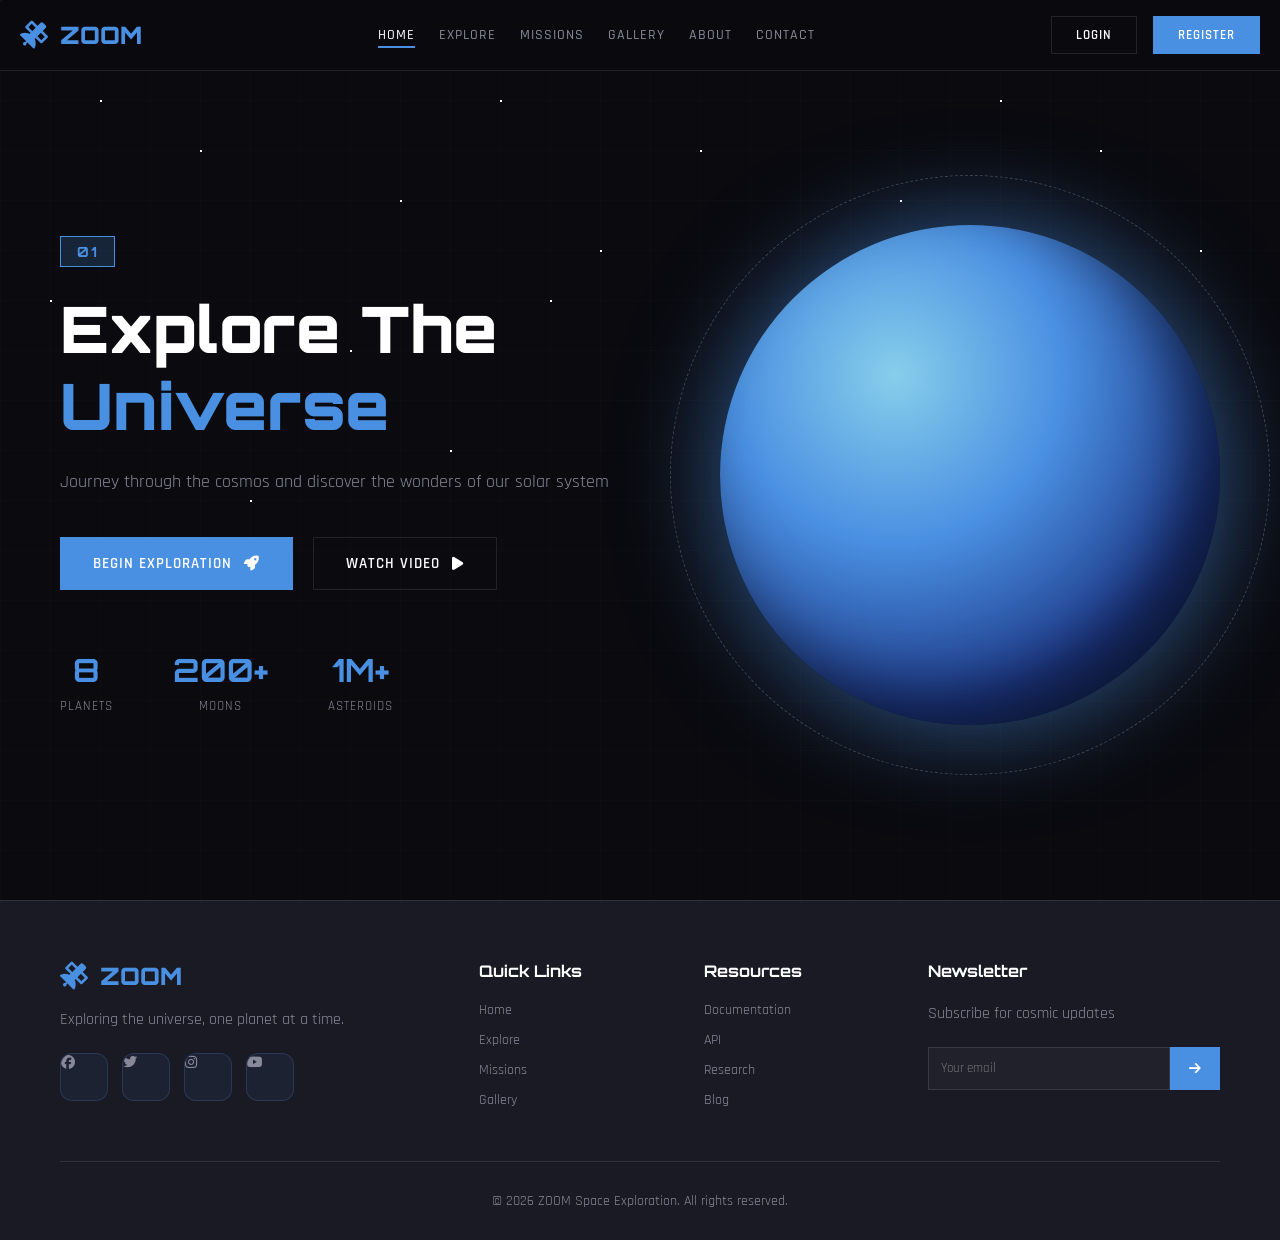
<file: index.html>
<!DOCTYPE html>
<html lang="en">

<head>
    <meta charset="UTF-8">
    <meta name="viewport" content="width=device-width, initial-scale=1.0">
    <title>ZOOM - Space Exploration Platform</title>
    <link rel="stylesheet" href="https://cdnjs.cloudflare.com/ajax/libs/font-awesome/6.4.0/css/all.min.css">
    <link rel="stylesheet" href="common.css">
    <link rel="stylesheet" href="home.css">
</head>

<body>
    <div class="stars"></div>
    <div class="grid-overlay"></div>

    <!-- Navigation -->
    <nav class="navbar" id="navbar">
        <div class="nav-container">
            <div class="nav-logo">
                <i class="fas fa-satellite"></i>
                <span>ZOOM</span>
            </div>
            <div class="nav-menu" id="navMenu">
                <a href="index.html" class="nav-link active">Home</a>
                <a href="explore.html" class="nav-link">Explore</a>
                <a href="missions.html" class="nav-link">Missions</a>
                <a href="gallery.html" class="nav-link">Gallery</a>
                <a href="about.html" class="nav-link">About</a>
                <a href="contact.html" class="nav-link">Contact</a>
            </div>
            <div class="nav-actions">
                <button class="btn-nav" id="loginBtn">Login</button>
                <button class="btn-nav-primary" id="registerNavBtn">Register</button>
            </div>
            <div class="nav-toggle" id="navToggle">
                <i class="fas fa-bars"></i>
            </div>
        </div>
    </nav>

    <!-- Hero Section -->
    <section class="hero-section">
        <div class="hero-content">
            <div class="hero-badge">01</div>
            <h1 class="hero-title">Explore The <span class="highlight">Universe</span></h1>
            <p class="hero-subtitle">Journey through the cosmos and discover the wonders of our solar system</p>
            <div class="hero-buttons">
                <button class="btn-hero-primary" id="heroExploreBtn">
                    <span>Begin Exploration</span>
                    <i class="fas fa-rocket"></i>
                </button>
                <button class="btn-hero-secondary">
                    <span>Watch Video</span>
                    <i class="fas fa-play"></i>
                </button>
            </div>
            <div class="hero-stats">
                <div class="stat-item">
                    <div class="stat-value">8</div>
                    <div class="stat-label">Planets</div>
                </div>
                <div class="stat-item">
                    <div class="stat-value">200+</div>
                    <div class="stat-label">Moons</div>
                </div>
                <div class="stat-item">
                    <div class="stat-value">1M+</div>
                    <div class="stat-label">Asteroids</div>
                </div>
            </div>
        </div>
        <div class="hero-planet">
            <div class="planet-main"></div>
            <div class="planet-ring"></div>
        </div>
    </section>

    <!-- Footer -->
    <footer class="footer">
        <div class="container">
            <div class="footer-content">
                <div class="footer-section">
                    <div class="footer-logo">
                        <i class="fas fa-satellite"></i>
                        <span>ZOOM</span>
                    </div>
                    <p>Exploring the universe, one planet at a time.</p>
                    <div class="social-links">
                        <a href="#"><i class="fab fa-facebook"></i></a>
                        <a href="#"><i class="fab fa-twitter"></i></a>
                        <a href="#"><i class="fab fa-instagram"></i></a>
                        <a href="#"><i class="fab fa-youtube"></i></a>
                    </div>
                </div>
                <div class="footer-section">
                    <h4>Quick Links</h4>
                    <a href="index.html">Home</a>
                    <a href="explore.html">Explore</a>
                    <a href="missions.html">Missions</a>
                    <a href="gallery.html">Gallery</a>
                </div>
                <div class="footer-section">
                    <h4>Resources</h4>
                    <a href="#">Documentation</a>
                    <a href="#">API</a>
                    <a href="#">Research</a>
                    <a href="#">Blog</a>
                </div>
                <div class="footer-section">
                    <h4>Newsletter</h4>
                    <p>Subscribe for cosmic updates</p>
                    <div class="newsletter-form">
                        <input type="email" placeholder="Your email">
                        <button><i class="fas fa-arrow-right"></i></button>
                    </div>
                </div>
            </div>
            <div class="footer-bottom">
                <p>&copy; 2026 ZOOM Space Exploration. All rights reserved.</p>
            </div>
        </div>
    </footer>

    <!-- Login Modal -->
    <div class="modal" id="loginModal">
        <div class="modal-content">
            <button class="modal-close" id="closeLogin"><i class="fas fa-times"></i></button>
            <div class="planet-decoration">
                <div class="planet earth"></div>
                <div class="orbit-ring"></div>
            </div>

            <div class="form-header">
                <div class="number-badge">01</div>
                <h1 class="planet-title">Earth</h1>
                <p class="planet-subtitle">The Blue Planet</p>
            </div>

            <form class="auth-form" id="loginFormElement">
                <h2>Access Portal</h2>
                <div class="form-divider"></div>

                <div class="input-group">
                    <label for="loginEmail">Email Address</label>
                    <div class="input-wrapper">
                        <i class="fas fa-envelope input-icon"></i>
                        <input type="email" id="loginEmail" required>
                    </div>
                </div>

                <div class="input-group">
                    <label for="loginPassword">Password</label>
                    <div class="input-wrapper">
                        <i class="fas fa-lock input-icon"></i>
                        <input type="password" id="loginPassword" required>
                    </div>
                </div>

                <div class="form-options">
                    <label class="checkbox-container">
                        <input type="checkbox">
                        <span class="checkmark"></span>
                        Remember coordinates
                    </label>
                    <a href="#" class="link-text">Reset access</a>
                </div>

                <button type="submit" class="btn-primary">
                    <span>Initialize Mission</span>
                    <i class="fas fa-arrow-right"></i>
                </button>

                <div class="switch-section">
                    <p class="switch-text">New explorer?</p>
                    <a href="#" id="switchToRegister" class="link-text">Register Account <i
                            class="fas fa-arrow-right"></i></a>
                </div>
            </form>

            <div class="tech-corner top-left"></div>
            <div class="tech-corner top-right"></div>
            <div class="tech-corner bottom-left"></div>
            <div class="tech-corner bottom-right"></div>
        </div>
    </div>

    <!-- Register Modal -->
    <div class="modal" id="registerModal">
        <div class="modal-content">
            <button class="modal-close" id="closeRegister"><i class="fas fa-times"></i></button>
            <div class="planet-decoration">
                <div class="planet mars"></div>
                <div class="orbit-ring"></div>
            </div>

            <div class="form-header">
                <div class="number-badge">04</div>
                <h1 class="planet-title mars-color">Mars</h1>
                <p class="planet-subtitle">The Red Planet</p>
            </div>

            <form class="auth-form" id="registerFormElement">
                <h2>Create Account</h2>
                <div class="form-divider"></div>

                <div class="input-group">
                    <label for="registerName">Full Name</label>
                    <div class="input-wrapper">
                        <i class="fas fa-user input-icon"></i>
                        <input type="text" id="registerName" required>
                    </div>
                </div>

                <div class="input-group">
                    <label for="registerEmail">Email Address</label>
                    <div class="input-wrapper">
                        <i class="fas fa-envelope input-icon"></i>
                        <input type="email" id="registerEmail" required>
                    </div>
                </div>

                <div class="input-group">
                    <label for="registerPassword">Password</label>
                    <div class="input-wrapper">
                        <i class="fas fa-lock input-icon"></i>
                        <input type="password" id="registerPassword" required>
                    </div>
                </div>

                <div class="input-group">
                    <label for="registerConfirmPassword">Confirm Password</label>
                    <div class="input-wrapper">
                        <i class="fas fa-lock input-icon"></i>
                        <input type="password" id="registerConfirmPassword" required>
                    </div>
                </div>

                <label class="checkbox-container terms">
                    <input type="checkbox" required>
                    <span class="checkmark"></span>
                    I agree to the <a href="#" class="link-text">Terms & Conditions</a>
                </label>

                <button type="submit" class="btn-primary mars-btn">
                    <span>Begin Exploration</span>
                    <i class="fas fa-arrow-right"></i>
                </button>

                <div class="switch-section">
                    <p class="switch-text">Already registered?</p>
                    <a href="#" id="switchToLogin" class="link-text">Access Portal <i
                            class="fas fa-arrow-right"></i></a>
                </div>
            </form>

            <div class="tech-corner top-left"></div>
            <div class="tech-corner top-right"></div>
            <div class="tech-corner bottom-left"></div>
            <div class="tech-corner bottom-right"></div>
        </div>
    </div>

    <script src="common.js"></script>
    <script src="home.js"></script>
</body>

</html>
</file>
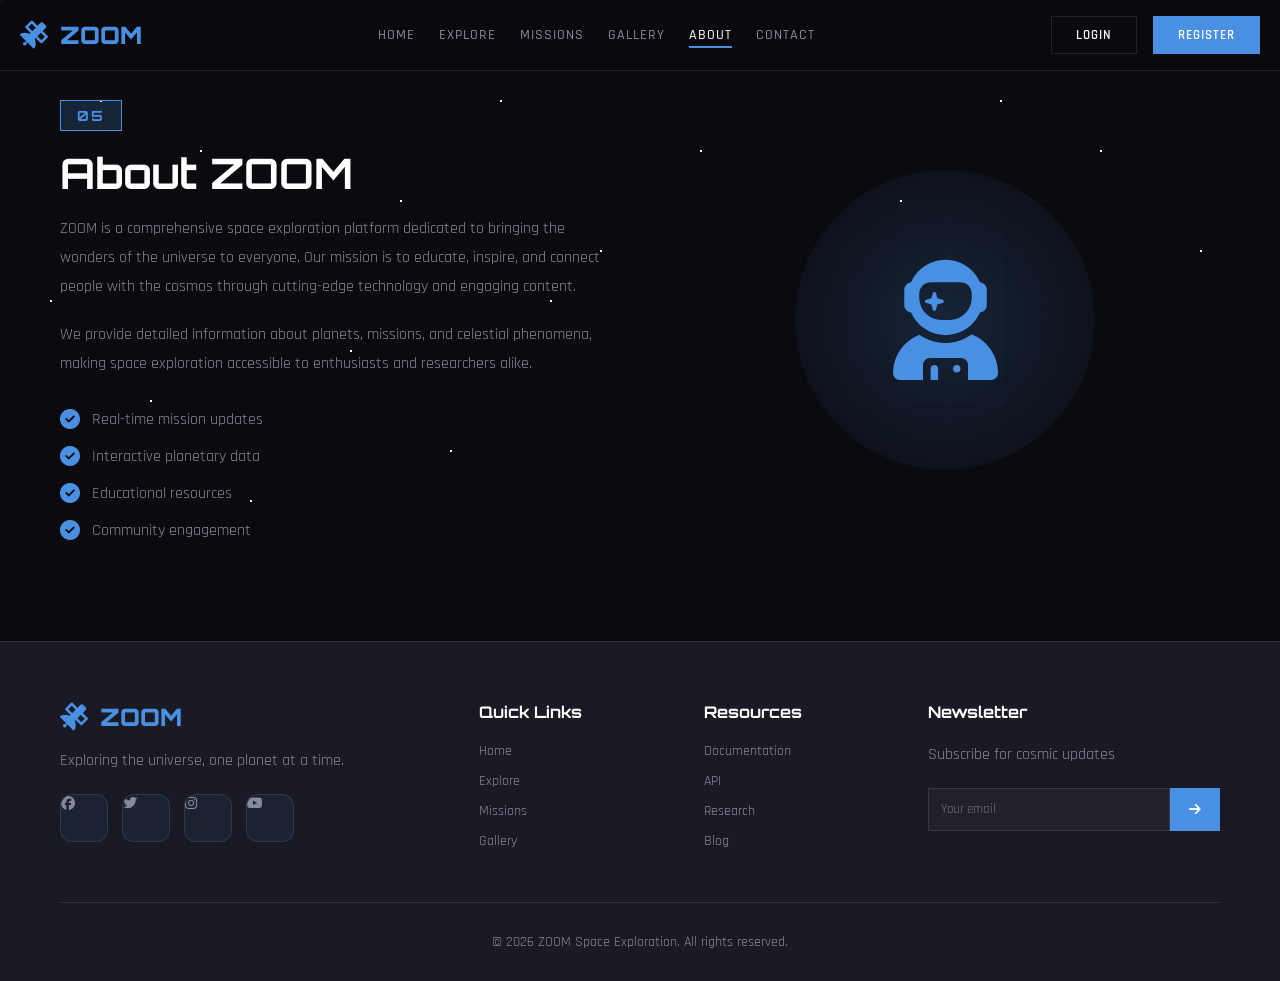
<file: about.html>
<!DOCTYPE html>
<html lang="en">

<head>
    <meta charset="UTF-8">
    <meta name="viewport" content="width=device-width, initial-scale=1.0">
    <title>About ZOOM - Space Exploration Platform</title>
    <link rel="stylesheet" href="https://cdnjs.cloudflare.com/ajax/libs/font-awesome/6.4.0/css/all.min.css">
    <link rel="stylesheet" href="common.css">
    <link rel="stylesheet" href="about.css">
</head>

<body>
    <div class="stars"></div>
    <div class="grid-overlay"></div>

    <!-- Navigation -->
    <nav class="navbar" id="navbar">
        <div class="nav-container">
            <div class="nav-logo">
                <i class="fas fa-satellite"></i>
                <span>ZOOM</span>
            </div>
            <div class="nav-menu" id="navMenu">
                <a href="index.html" class="nav-link">Home</a>
                <a href="explore.html" class="nav-link">Explore</a>
                <a href="missions.html" class="nav-link">Missions</a>
                <a href="gallery.html" class="nav-link">Gallery</a>
                <a href="about.html" class="nav-link active">About</a>
                <a href="contact.html" class="nav-link">Contact</a>
            </div>
            <div class="nav-actions">
                <button class="btn-nav" id="loginBtn">Login</button>
                <button class="btn-nav-primary" id="registerNavBtn">Register</button>
            </div>
            <div class="nav-toggle" id="navToggle">
                <i class="fas fa-bars"></i>
            </div>
        </div>
    </nav>

    <!-- About Section -->
    <section class="about-section">
        <div class="container">
            <div class="about-content">
                <div class="about-text">
                    <div class="section-badge">05</div>
                    <h2 class="section-title">About ZOOM</h2>
                    <p>ZOOM is a comprehensive space exploration platform dedicated to bringing the wonders of the
                        universe to everyone. Our mission is to educate, inspire, and connect people with the cosmos
                        through cutting-edge technology and engaging content.</p>
                    <p>We provide detailed information about planets, missions, and celestial phenomena, making space
                        exploration accessible to enthusiasts and researchers alike.</p>
                    <div class="about-features">
                        <div class="feature">
                            <i class="fas fa-check-circle"></i>
                            <span>Real-time mission updates</span>
                        </div>
                        <div class="feature">
                            <i class="fas fa-check-circle"></i>
                            <span>Interactive planetary data</span>
                        </div>
                        <div class="feature">
                            <i class="fas fa-check-circle"></i>
                            <span>Educational resources</span>
                        </div>
                        <div class="feature">
                            <i class="fas fa-check-circle"></i>
                            <span>Community engagement</span>
                        </div>
                    </div>
                </div>
                <div class="about-image">
                    <div class="astronaut-animation">
                        <i class="fas fa-user-astronaut"></i>
                    </div>
                </div>
            </div>
        </div>
    </section>

    <!-- Footer -->
    <footer class="footer">
        <div class="container">
            <div class="footer-content">
                <div class="footer-section">
                    <div class="footer-logo">
                        <i class="fas fa-satellite"></i>
                        <span>ZOOM</span>
                    </div>
                    <p>Exploring the universe, one planet at a time.</p>
                    <div class="social-links">
                        <a href="#"><i class="fab fa-facebook"></i></a>
                        <a href="#"><i class="fab fa-twitter"></i></a>
                        <a href="#"><i class="fab fa-instagram"></i></a>
                        <a href="#"><i class="fab fa-youtube"></i></a>
                    </div>
                </div>
                <div class="footer-section">
                    <h4>Quick Links</h4>
                    <a href="index.html">Home</a>
                    <a href="explore.html">Explore</a>
                    <a href="missions.html">Missions</a>
                    <a href="gallery.html">Gallery</a>
                </div>
                <div class="footer-section">
                    <h4>Resources</h4>
                    <a href="#">Documentation</a>
                    <a href="#">API</a>
                    <a href="#">Research</a>
                    <a href="#">Blog</a>
                </div>
                <div class="footer-section">
                    <h4>Newsletter</h4>
                    <p>Subscribe for cosmic updates</p>
                    <div class="newsletter-form">
                        <input type="email" placeholder="Your email">
                        <button><i class="fas fa-arrow-right"></i></button>
                    </div>
                </div>
            </div>
            <div class="footer-bottom">
                <p>&copy; 2026 ZOOM Space Exploration. All rights reserved.</p>
            </div>
        </div>
    </footer>

    <!-- Login Modal -->
    <div class="modal" id="loginModal">
        <div class="modal-content">
            <button class="modal-close" id="closeLogin"><i class="fas fa-times"></i></button>
            <div class="planet-decoration">
                <div class="planet earth"></div>
                <div class="orbit-ring"></div>
            </div>

            <div class="form-header">
                <div class="number-badge">01</div>
                <h1 class="planet-title">Earth</h1>
                <p class="planet-subtitle">The Blue Planet</p>
            </div>

            <form class="auth-form" id="loginFormElement">
                <h2>Access Portal</h2>
                <div class="form-divider"></div>

                <div class="input-group">
                    <label for="loginEmail">Email Address</label>
                    <div class="input-wrapper">
                        <i class="fas fa-envelope input-icon"></i>
                        <input type="email" id="loginEmail" required>
                    </div>
                </div>

                <div class="input-group">
                    <label for="loginPassword">Password</label>
                    <div class="input-wrapper">
                        <i class="fas fa-lock input-icon"></i>
                        <input type="password" id="loginPassword" required>
                    </div>
                </div>

                <div class="form-options">
                    <label class="checkbox-container">
                        <input type="checkbox">
                        <span class="checkmark"></span>
                        Remember coordinates
                    </label>
                    <a href="#" class="link-text">Reset access</a>
                </div>

                <button type="submit" class="btn-primary">
                    <span>Initialize Mission</span>
                    <i class="fas fa-arrow-right"></i>
                </button>

                <div class="switch-section">
                    <p class="switch-text">New explorer?</p>
                    <a href="#" id="switchToRegister" class="link-text">Register Account <i
                            class="fas fa-arrow-right"></i></a>
                </div>
            </form>

            <div class="tech-corner top-left"></div>
            <div class="tech-corner top-right"></div>
            <div class="tech-corner bottom-left"></div>
            <div class="tech-corner bottom-right"></div>
        </div>
    </div>

    <!-- Register Modal -->
    <div class="modal" id="registerModal">
        <div class="modal-content">
            <button class="modal-close" id="closeRegister"><i class="fas fa-times"></i></button>
            <div class="planet-decoration">
                <div class="planet mars"></div>
                <div class="orbit-ring"></div>
            </div>

            <div class="form-header">
                <div class="number-badge">04</div>
                <h1 class="planet-title mars-color">Mars</h1>
                <p class="planet-subtitle">The Red Planet</p>
            </div>

            <form class="auth-form" id="registerFormElement">
                <h2>Create Account</h2>
                <div class="form-divider"></div>

                <div class="input-group">
                    <label for="registerName">Full Name</label>
                    <div class="input-wrapper">
                        <i class="fas fa-user input-icon"></i>
                        <input type="text" id="registerName" required>
                    </div>
                </div>

                <div class="input-group">
                    <label for="registerEmail">Email Address</label>
                    <div class="input-wrapper">
                        <i class="fas fa-envelope input-icon"></i>
                        <input type="email" id="registerEmail" required>
                    </div>
                </div>

                <div class="input-group">
                    <label for="registerPassword">Password</label>
                    <div class="input-wrapper">
                        <i class="fas fa-lock input-icon"></i>
                        <input type="password" id="registerPassword" required>
                    </div>
                </div>

                <div class="input-group">
                    <label for="registerConfirmPassword">Confirm Password</label>
                    <div class="input-wrapper">
                        <i class="fas fa-lock input-icon"></i>
                        <input type="password" id="registerConfirmPassword" required>
                    </div>
                </div>

                <label class="checkbox-container terms">
                    <input type="checkbox" required>
                    <span class="checkmark"></span>
                    I agree to the <a href="#" class="link-text">Terms & Conditions</a>
                </label>

                <button type="submit" class="btn-primary mars-btn">
                    <span>Begin Exploration</span>
                    <i class="fas fa-arrow-right"></i>
                </button>

                <div class="switch-section">
                    <p class="switch-text">Already registered?</p>
                    <a href="#" id="switchToLogin" class="link-text">Access Portal <i
                            class="fas fa-arrow-right"></i></a>
                </div>
            </form>

            <div class="tech-corner top-left"></div>
            <div class="tech-corner top-right"></div>
            <div class="tech-corner bottom-left"></div>
            <div class="tech-corner bottom-right"></div>
        </div>
    </div>

    <script src="common.js"></script>
    <script src="about.js"></script>
</body>

</html>
</file>
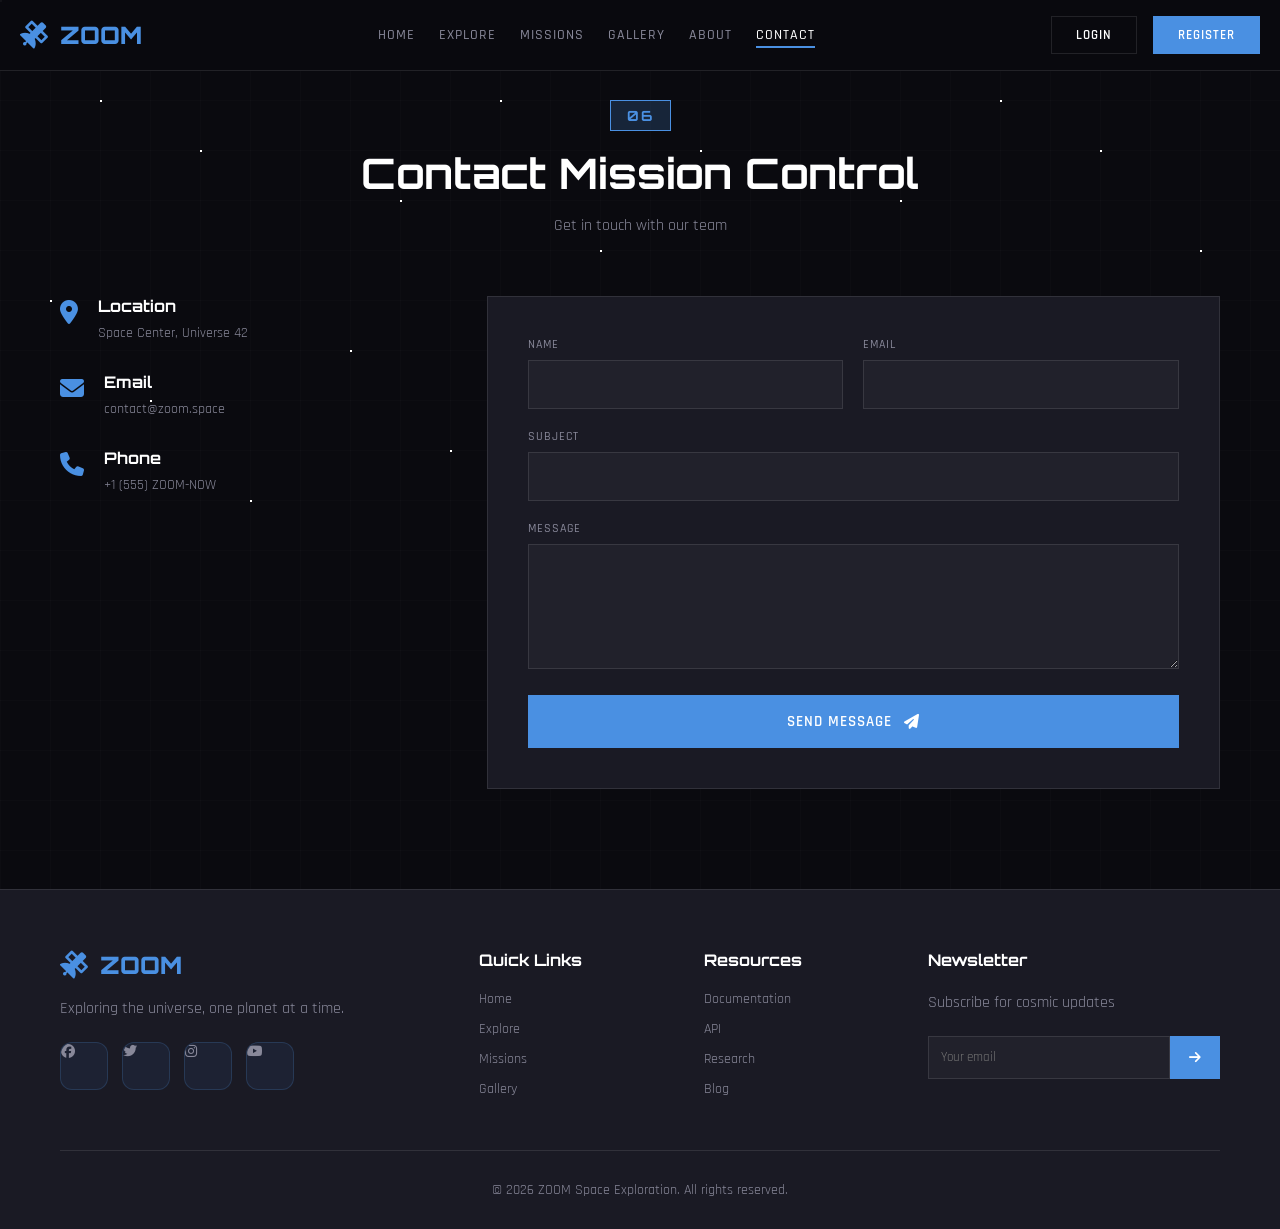
<file: contact.html>
<!DOCTYPE html>
<html lang="en">

<head>
    <meta charset="UTF-8">
    <meta name="viewport" content="width=device-width, initial-scale=1.0">
    <title>Contact - ZOOM</title>
    <link rel="stylesheet" href="https://cdnjs.cloudflare.com/ajax/libs/font-awesome/6.4.0/css/all.min.css">
    <link rel="stylesheet" href="common.css">
    <link rel="stylesheet" href="contact.css">
</head>

<body>
    <div class="stars"></div>
    <div class="grid-overlay"></div>

    <!-- Navigation -->
    <nav class="navbar" id="navbar">
        <div class="nav-container">
            <div class="nav-logo">
                <i class="fas fa-satellite"></i>
                <span>ZOOM</span>
            </div>
            <div class="nav-menu" id="navMenu">
                <a href="index.html" class="nav-link">Home</a>
                <a href="explore.html" class="nav-link">Explore</a>
                <a href="missions.html" class="nav-link">Missions</a>
                <a href="gallery.html" class="nav-link">Gallery</a>
                <a href="about.html" class="nav-link">About</a>
                <a href="contact.html" class="nav-link active">Contact</a>
            </div>
            <div class="nav-actions">
                <button class="btn-nav" id="loginBtn">Login</button>
                <button class="btn-nav-primary" id="registerNavBtn">Register</button>
            </div>
            <div class="nav-toggle" id="navToggle">
                <i class="fas fa-bars"></i>
            </div>
        </div>
    </nav>

    <!-- Contact Section -->
    <section class="contact-section">
        <div class="container">
            <div class="section-header">
                <div class="section-badge">06</div>
                <h2 class="section-title">Contact Mission Control</h2>
                <p class="section-subtitle">Get in touch with our team</p>
            </div>

            <div class="contact-content">
                <div class="contact-info">
                    <div class="info-item">
                        <i class="fas fa-map-marker-alt"></i>
                        <div>
                            <h4>Location</h4>
                            <p>Space Center, Universe 42</p>
                        </div>
                    </div>
                    <div class="info-item">
                        <i class="fas fa-envelope"></i>
                        <div>
                            <h4>Email</h4>
                            <p>contact@zoom.space</p>
                        </div>
                    </div>
                    <div class="info-item">
                        <i class="fas fa-phone"></i>
                        <div>
                            <h4>Phone</h4>
                            <p>+1 (555) ZOOM-NOW</p>
                        </div>
                    </div>
                </div>

                <form class="contact-form">
                    <div class="form-row">
                        <div class="input-group">
                            <label>Name</label>
                            <input type="text" required>
                        </div>
                        <div class="input-group">
                            <label>Email</label>
                            <input type="email" required>
                        </div>
                    </div>
                    <div class="input-group">
                        <label>Subject</label>
                        <input type="text" required>
                    </div>
                    <div class="input-group">
                        <label>Message</label>
                        <textarea rows="5" required></textarea>
                    </div>
                    <button type="submit" class="btn-submit">
                        Send Message <i class="fas fa-paper-plane"></i>
                    </button>
                </form>
            </div>
        </div>
    </section>

    <!-- Footer -->
    <footer class="footer">
        <div class="container">
            <div class="footer-content">
                <div class="footer-section">
                    <div class="footer-logo">
                        <i class="fas fa-satellite"></i>
                        <span>ZOOM</span>
                    </div>
                    <p>Exploring the universe, one planet at a time.</p>
                    <div class="social-links">
                        <a href="#"><i class="fab fa-facebook"></i></a>
                        <a href="#"><i class="fab fa-twitter"></i></a>
                        <a href="#"><i class="fab fa-instagram"></i></a>
                        <a href="#"><i class="fab fa-youtube"></i></a>
                    </div>
                </div>
                <div class="footer-section">
                    <h4>Quick Links</h4>
                    <a href="index.html">Home</a>
                    <a href="explore.html">Explore</a>
                    <a href="missions.html">Missions</a>
                    <a href="gallery.html">Gallery</a>
                </div>
                <div class="footer-section">
                    <h4>Resources</h4>
                    <a href="#">Documentation</a>
                    <a href="#">API</a>
                    <a href="#">Research</a>
                    <a href="#">Blog</a>
                </div>
                <div class="footer-section">
                    <h4>Newsletter</h4>
                    <p>Subscribe for cosmic updates</p>
                    <div class="newsletter-form">
                        <input type="email" placeholder="Your email">
                        <button><i class="fas fa-arrow-right"></i></button>
                    </div>
                </div>
            </div>
            <div class="footer-bottom">
                <p>&copy; 2026 ZOOM Space Exploration. All rights reserved.</p>
            </div>
        </div>
    </footer>

    <!-- Login Modal -->
    <div class="modal" id="loginModal">
        <div class="modal-content">
            <button class="modal-close" id="closeLogin"><i class="fas fa-times"></i></button>
            <div class="planet-decoration">
                <div class="planet earth"></div>
                <div class="orbit-ring"></div>
            </div>

            <div class="form-header">
                <div class="number-badge">01</div>
                <h1 class="planet-title">Earth</h1>
                <p class="planet-subtitle">The Blue Planet</p>
            </div>

            <form class="auth-form" id="loginFormElement">
                <h2>Access Portal</h2>
                <div class="form-divider"></div>

                <div class="input-group">
                    <label for="loginEmail">Email Address</label>
                    <div class="input-wrapper">
                        <i class="fas fa-envelope input-icon"></i>
                        <input type="email" id="loginEmail" required>
                    </div>
                </div>

                <div class="input-group">
                    <label for="loginPassword">Password</label>
                    <div class="input-wrapper">
                        <i class="fas fa-lock input-icon"></i>
                        <input type="password" id="loginPassword" required>
                    </div>
                </div>

                <div class="form-options">
                    <label class="checkbox-container">
                        <input type="checkbox">
                        <span class="checkmark"></span>
                        Remember coordinates
                    </label>
                    <a href="#" class="link-text">Reset access</a>
                </div>

                <button type="submit" class="btn-primary">
                    <span>Initialize Mission</span>
                    <i class="fas fa-arrow-right"></i>
                </button>

                <div class="switch-section">
                    <p class="switch-text">New explorer?</p>
                    <a href="#" id="switchToRegister" class="link-text">Register Account <i
                            class="fas fa-arrow-right"></i></a>
                </div>
            </form>

            <div class="tech-corner top-left"></div>
            <div class="tech-corner top-right"></div>
            <div class="tech-corner bottom-left"></div>
            <div class="tech-corner bottom-right"></div>
        </div>
    </div>

    <!-- Register Modal -->
    <div class="modal" id="registerModal">
        <div class="modal-content">
            <button class="modal-close" id="closeRegister"><i class="fas fa-times"></i></button>
            <div class="planet-decoration">
                <div class="planet mars"></div>
                <div class="orbit-ring"></div>
            </div>

            <div class="form-header">
                <div class="number-badge">04</div>
                <h1 class="planet-title mars-color">Mars</h1>
                <p class="planet-subtitle">The Red Planet</p>
            </div>

            <form class="auth-form" id="registerFormElement">
                <h2>Create Account</h2>
                <div class="form-divider"></div>

                <div class="input-group">
                    <label for="registerName">Full Name</label>
                    <div class="input-wrapper">
                        <i class="fas fa-user input-icon"></i>
                        <input type="text" id="registerName" required>
                    </div>
                </div>

                <div class="input-group">
                    <label for="registerEmail">Email Address</label>
                    <div class="input-wrapper">
                        <i class="fas fa-envelope input-icon"></i>
                        <input type="email" id="registerEmail" required>
                    </div>
                </div>

                <div class="input-group">
                    <label for="registerPassword">Password</label>
                    <div class="input-wrapper">
                        <i class="fas fa-lock input-icon"></i>
                        <input type="password" id="registerPassword" required>
                    </div>
                </div>

                <div class="input-group">
                    <label for="registerConfirmPassword">Confirm Password</label>
                    <div class="input-wrapper">
                        <i class="fas fa-lock input-icon"></i>
                        <input type="password" id="registerConfirmPassword" required>
                    </div>
                </div>

                <label class="checkbox-container terms">
                    <input type="checkbox" required>
                    <span class="checkmark"></span>
                    I agree to the <a href="#" class="link-text">Terms & Conditions</a>
                </label>

                <button type="submit" class="btn-primary mars-btn">
                    <span>Begin Exploration</span>
                    <i class="fas fa-arrow-right"></i>
                </button>

                <div class="switch-section">
                    <p class="switch-text">Already registered?</p>
                    <a href="#" id="switchToLogin" class="link-text">Access Portal <i
                            class="fas fa-arrow-right"></i></a>
                </div>
            </form>

            <div class="tech-corner top-left"></div>
            <div class="tech-corner top-right"></div>
            <div class="tech-corner bottom-left"></div>
            <div class="tech-corner bottom-right"></div>
        </div>
    </div>

    <script src="common.js"></script>
    <script src="contact.js"></script>
</body>

</ht
</file>
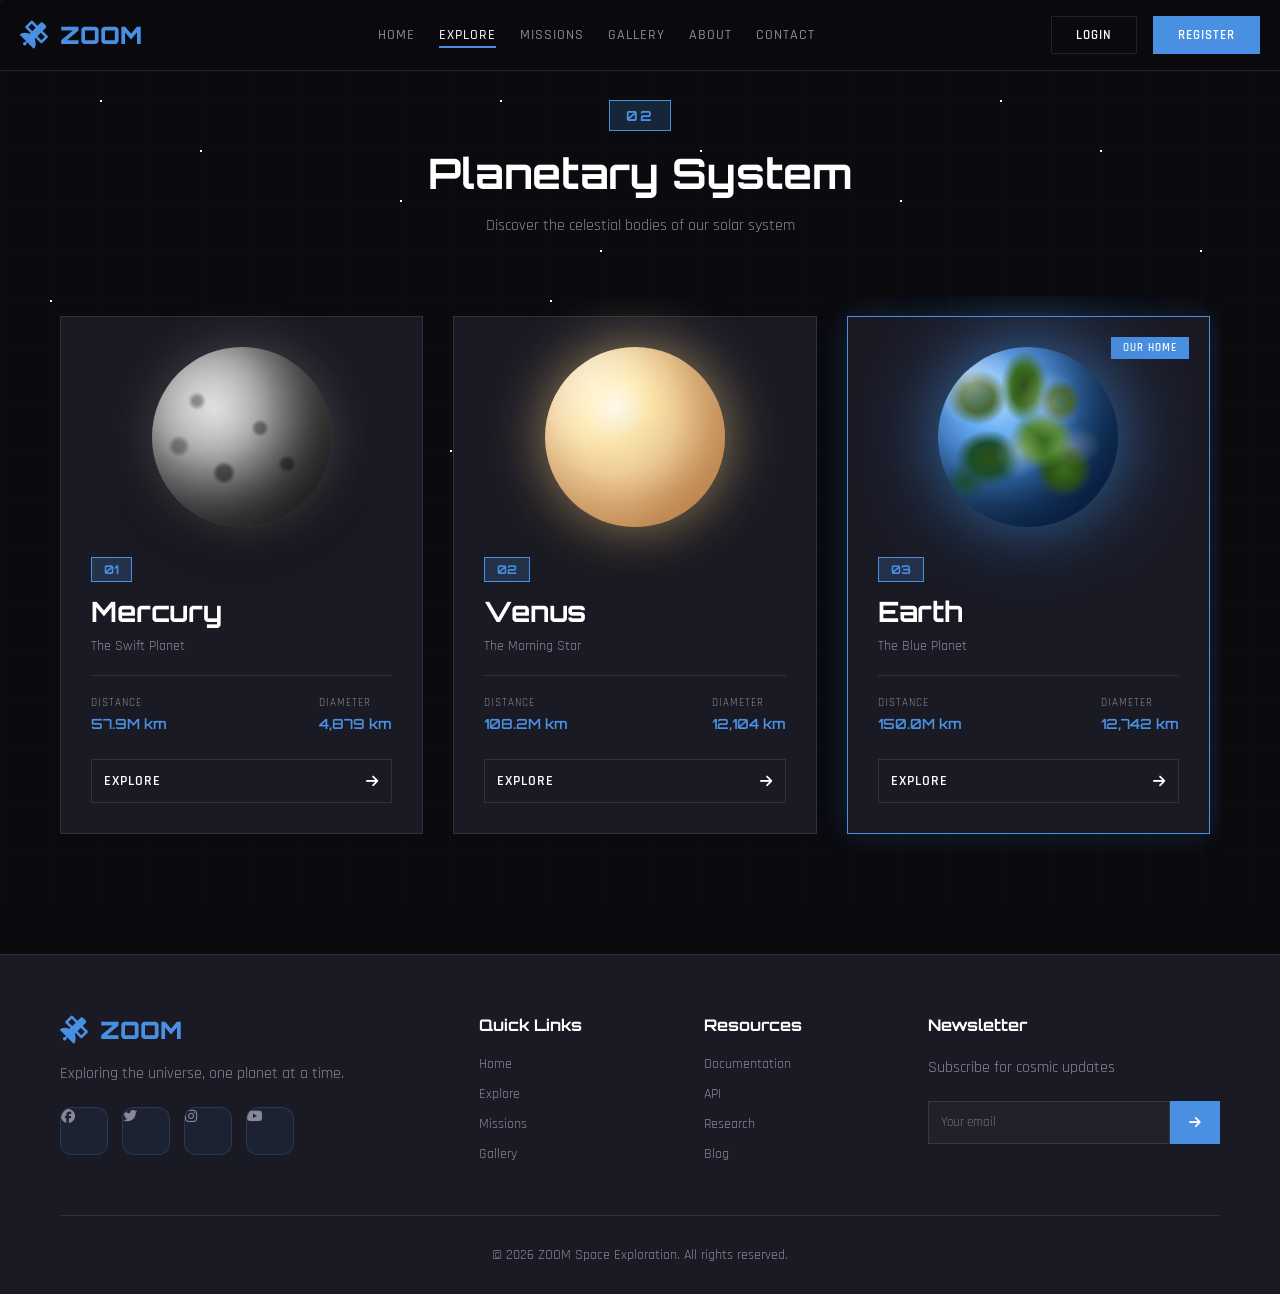
<file: explore.html>
<!DOCTYPE html>
<html lang="en">

<head>
    <meta charset="UTF-8">
    <meta name="viewport" content="width=device-width, initial-scale=1.0">
    <title>Explore Planets - ZOOM</title>
    <link rel="stylesheet" href="https://cdnjs.cloudflare.com/ajax/libs/font-awesome/6.4.0/css/all.min.css">
    <link rel="stylesheet" href="common.css">
    <link rel="stylesheet" href="explore.css">
</head>

<body>
    <div class="stars"></div>
    <div class="grid-overlay"></div>

    <!-- Navigation -->
    <nav class="navbar" id="navbar">
        <div class="nav-container">
            <div class="nav-logo">
                <i class="fas fa-satellite"></i>
                <span>ZOOM</span>
            </div>
            <div class="nav-menu" id="navMenu">
                <a href="index.html" class="nav-link">Home</a>
                <a href="explore.html" class="nav-link active">Explore</a>
                <a href="missions.html" class="nav-link">Missions</a>
                <a href="gallery.html" class="nav-link">Gallery</a>
                <a href="about.html" class="nav-link">About</a>
                <a href="contact.html" class="nav-link">Contact</a>
            </div>
            <div class="nav-actions">
                <button class="btn-nav" id="loginBtn">Login</button>
                <button class="btn-nav-primary" id="registerNavBtn">Register</button>
            </div>
            <div class="nav-toggle" id="navToggle">
                <i class="fas fa-bars"></i>
            </div>
        </div>
    </nav>

    <!-- Explore Planets Section -->
    <section class="explore-section">
        <div class="container">
            <div class="section-header">
                <div class="section-badge">02</div>
                <h2 class="section-title">Planetary System</h2>
                <p class="section-subtitle">Discover the celestial bodies of our solar system</p>
            </div>

            <div class="planets-grid">
                <!-- Mercury -->
                <div class="planet-card" data-planet="mercury">
                    <div class="planet-image mercury"></div>
                    <div class="planet-info">
                        <div class="planet-number">01</div>
                        <h3 class="planet-name">Mercury</h3>
                        <p class="planet-tagline">The Swift Planet</p>
                        <div class="planet-stats">
                            <div class="stat">
                                <span class="stat-label">Distance</span>
                                <span class="stat-value">57.9M km</span>
                            </div>
                            <div class="stat">
                                <span class="stat-label">Diameter</span>
                                <span class="stat-value">4,879 km</span>
                            </div>
                        </div>
                        <button class="btn-explore">Explore <i class="fas fa-arrow-right"></i></button>
                    </div>
                </div>

                <!-- Venus -->
                <div class="planet-card" data-planet="venus">
                    <div class="planet-image venus"></div>
                    <div class="planet-info">
                        <div class="planet-number">02</div>
                        <h3 class="planet-name">Venus</h3>
                        <p class="planet-tagline">The Morning Star</p>
                        <div class="planet-stats">
                            <div class="stat">
                                <span class="stat-label">Distance</span>
                                <span class="stat-value">108.2M km</span>
                            </div>
                            <div class="stat">
                                <span class="stat-label">Diameter</span>
                                <span class="stat-value">12,104 km</span>
                            </div>
                        </div>
                        <button class="btn-explore">Explore <i class="fas fa-arrow-right"></i></button>
                    </div>
                </div>

                <!-- Earth -->
                <div class="planet-card featured" data-planet="earth">
                    <div class="featured-badge">Our Home</div>
                    <div class="planet-image earth"></div>
                    <div class="planet-info">
                        <div class="planet-number">03</div>
                        <h3 class="planet-name">Earth</h3>
                        <p class="planet-tagline">The Blue Planet</p>
                        <div class="planet-stats">
                            <div class="stat">
                                <span class="stat-label">Distance</span>
                                <span class="stat-value">150.0M km</span>
                            </div>
                            <div class="stat">
                                <span class="stat-label">Diameter</span>
                                <span class="stat-value">12,742 km</span>
                            </div>
                        </div>
                        <button class="btn-explore">Explore <i class="fas fa-arrow-right"></i></button>
                    </div>
                </div>

                <!-- Mars -->
                <div class="planet-card" data-planet="mars">
                    <div class="planet-image mars"></div>
                    <div class="planet-info">
                        <div class="planet-number">04</div>
                        <h3 class="planet-name">Mars</h3>
                        <p class="planet-tagline">The Red Planet</p>
                        <div class="planet-stats">
                            <div class="stat">
                                <span class="stat-label">Distance</span>
                                <span class="stat-value">227.9M km</span>
                            </div>
                            <div class="stat">
                                <span class="stat-label">Diameter</span>
                                <span class="stat-value">6,779 km</span>
                            </div>
                        </div>
                        <button class="btn-explore">Explore <i class="fas fa-arrow-right"></i></button>
                    </div>
                </div>

                <!-- Jupiter -->
                <div class="planet-card" data-planet="jupiter">
                    <div class="planet-image jupiter"></div>
                    <div class="planet-info">
                        <div class="planet-number">05</div>
                        <h3 class="planet-name">Jupiter</h3>
                        <p class="planet-tagline">The Gas Giant</p>
                        <div class="planet-stats">
                            <div class="stat">
                                <span class="stat-label">Distance</span>
                                <span class="stat-value">778.5M km</span>
                            </div>
                            <div class="stat">
                                <span class="stat-label">Diameter</span>
                                <span class="stat-value">139,820 km</span>
                            </div>
                        </div>
                        <button class="btn-explore">Explore <i class="fas fa-arrow-right"></i></button>
                    </div>
                </div>

                <!-- Saturn -->
                <div class="planet-card" data-planet="saturn">
                    <div class="planet-image saturn"></div>
                    <div class="planet-info">
                        <div class="planet-number">06</div>
                        <h3 class="planet-name">Saturn</h3>
                        <p class="planet-tagline">The Ringed Planet</p>
                        <div class="planet-stats">
                            <div class="stat">
                                <span class="stat-label">Distance</span>
                                <span class="stat-value">1.4B km</span>
                            </div>
                            <div class="stat">
                                <span class="stat-label">Diameter</span>
                                <span class="stat-value">116,460 km</span>
                            </div>
                        </div>
                        <button class="btn-explore">Explore <i class="fas fa-arrow-right"></i></button>
                    </div>
                </div>

                <!-- Uranus -->
                <div class="planet-card" data-planet="uranus">
                    <div class="planet-image uranus"></div>
                    <div class="planet-info">
                        <div class="planet-number">07</div>
                        <h3 class="planet-name">Uranus</h3>
                        <p class="planet-tagline">The Ice Giant</p>
                        <div class="planet-stats">
                            <div class="stat">
                                <span class="stat-label">Distance</span>
                                <span class="stat-value">2.9B km</span>
                            </div>
                            <div class="stat">
                                <span class="stat-label">Diameter</span>
                                <span class="stat-value">50,724 km</span>
                            </div>
                        </div>
                        <button class="btn-explore">Explore <i class="fas fa-arrow-right"></i></button>
                    </div>
                </div>

                <!-- Neptune -->
                <div class="planet-card" data-planet="neptune">
                    <div class="planet-image neptune"></div>
                    <div class="planet-info">
                        <div class="planet-number">08</div>
                        <h3 class="planet-name">Neptune</h3>
                        <p class="planet-tagline">The Distant Blue</p>
                        <div class="planet-stats">
                            <div class="stat">
                                <span class="stat-label">Distance</span>
                                <span class="stat-value">4.5B km</span>
                            </div>
                            <div class="stat">
                                <span class="stat-label">Diameter</span>
                                <span class="stat-value">49,244 km</span>
                            </div>
                        </div>
                        <button class="btn-explore">Explore <i class="fas fa-arrow-right"></i></button>
                    </div>
                </div>
            </div>
        </div>


    </section>

    <!-- Footer -->
    <footer class="footer">
        <div class="container">
            <div class="footer-content">
                <div class="footer-section">
                    <div class="footer-logo">
                        <i class="fas fa-satellite"></i>
                        <span>ZOOM</span>
                    </div>
                    <p>Exploring the universe, one planet at a time.</p>
                    <div class="social-links">
                        <a href="#"><i class="fab fa-facebook"></i></a>
                        <a href="#"><i class="fab fa-twitter"></i></a>
                        <a href="#"><i class="fab fa-instagram"></i></a>
                        <a href="#"><i class="fab fa-youtube"></i></a>
                    </div>
                </div>
                <div class="footer-section">
                    <h4>Quick Links</h4>
                    <a href="index.html">Home</a>
                    <a href="explore.html">Explore</a>
                    <a href="missions.html">Missions</a>
                    <a href="gallery.html">Gallery</a>
                </div>
                <div class="footer-section">
                    <h4>Resources</h4>
                    <a href="#">Documentation</a>
                    <a href="#">API</a>
                    <a href="#">Research</a>
                    <a href="#">Blog</a>
                </div>
                <div class="footer-section">
                    <h4>Newsletter</h4>
                    <p>Subscribe for cosmic updates</p>
                    <div class="newsletter-form">
                        <input type="email" placeholder="Your email">
                        <button><i class="fas fa-arrow-right"></i></button>
                    </div>
                </div>
            </div>
            <div class="footer-bottom">
                <p>&copy; 2026 ZOOM Space Exploration. All rights reserved.</p>
            </div>
        </div>
    </footer>

    <!-- Login Modal -->
    <div class="modal" id="loginModal">
        <div class="modal-content">
            <button class="modal-close" id="closeLogin"><i class="fas fa-times"></i></button>
            <div class="planet-decoration">
                <div class="planet earth"></div>
                <div class="orbit-ring"></div>
            </div>

            <div class="form-header">
                <div class="number-badge">01</div>
                <h1 class="planet-title">Earth</h1>
                <p class="planet-subtitle">The Blue Planet</p>
            </div>

            <form class="auth-form" id="loginFormElement">
                <h2>Access Portal</h2>
                <div class="form-divider"></div>

                <div class="input-group">
                    <label for="loginEmail">Email Address</label>
                    <div class="input-wrapper">
                        <i class="fas fa-envelope input-icon"></i>
                        <input type="email" id="loginEmail" required>
                    </div>
                </div>

                <div class="input-group">
                    <label for="loginPassword">Password</label>
                    <div class="input-wrapper">
                        <i class="fas fa-lock input-icon"></i>
                        <input type="password" id="loginPassword" required>
                    </div>
                </div>

                <div class="form-options">
                    <label class="checkbox-container">
                        <input type="checkbox">
                        <span class="checkmark"></span>
                        Remember coordinates
                    </label>
                    <a href="#" class="link-text">Reset access</a>
                </div>

                <button type="submit" class="btn-primary">
                    <span>Initialize Mission</span>
                    <i class="fas fa-arrow-right"></i>
                </button>

                <div class="switch-section">
                    <p class="switch-text">New explorer?</p>
                    <a href="#" id="switchToRegister" class="link-text">Register Account <i
                            class="fas fa-arrow-right"></i></a>
                </div>
            </form>

            <div class="tech-corner top-left"></div>
            <div class="tech-corner top-right"></div>
            <div class="tech-corner bottom-left"></div>
            <div class="tech-corner bottom-right"></div>
        </div>
    </div>

    <!-- Register Modal -->
    <div class="modal" id="registerModal">
        <div class="modal-content">
            <button class="modal-close" id="closeRegister"><i class="fas fa-times"></i></button>
            <div class="planet-decoration">
                <div class="planet mars"></div>
                <div class="orbit-ring"></div>
            </div>

            <div class="form-header">
                <div class="number-badge">04</div>
                <h1 class="planet-title mars-color">Mars</h1>
                <p class="planet-subtitle">The Red Planet</p>
            </div>

            <form class="auth-form" id="registerFormElement">
                <h2>Create Account</h2>
                <div class="form-divider"></div>

                <div class="input-group">
                    <label for="registerName">Full Name</label>
                    <div class="input-wrapper">
                        <i class="fas fa-user input-icon"></i>
                        <input type="text" id="registerName" required>
                    </div>
                </div>

                <div class="input-group">
                    <label for="registerEmail">Email Address</label>
                    <div class="input-wrapper">
                        <i class="fas fa-envelope input-icon"></i>
                        <input type="email" id="registerEmail" required>
                    </div>
                </div>

                <div class="input-group">
                    <label for="registerPassword">Password</label>
                    <div class="input-wrapper">
                        <i class="fas fa-lock input-icon"></i>
                        <input type="password" id="registerPassword" required>
                    </div>
                </div>

                <div class="input-group">
                    <label for="registerConfirmPassword">Confirm Password</label>
                    <div class="input-wrapper">
                        <i class="fas fa-lock input-icon"></i>
                        <input type="password" id="registerConfirmPassword" required>
                    </div>
                </div>

                <label class="checkbox-container terms">
                    <input type="checkbox" required>
                    <span class="checkmark"></span>
                    I agree to the <a href="#" class="link-text">Terms & Conditions</a>
                </label>

                <button type="submit" class="btn-primary mars-btn">
                    <span>Begin Exploration</span>
                    <i class="fas fa-arrow-right"></i>
                </button>

                <div class="switch-section">
                    <p class="switch-text">Already registered?</p>
                    <a href="#" id="switchToLogin" class="link-text">Access Portal <i
                            class="fas fa-arrow-right"></i></a>
                </div>
            </form>

            <div class="tech-corner top-left"></div>
            <div class="tech-corner top-right"></div>
            <div class="tech-corner bottom-left"></div>
            <div class="tech-corner bottom-right"></div>
        </div>
    </div>

    <script src="common.js"></script>
    <script src="explore.js"></script>
</body>

</html>
</file>
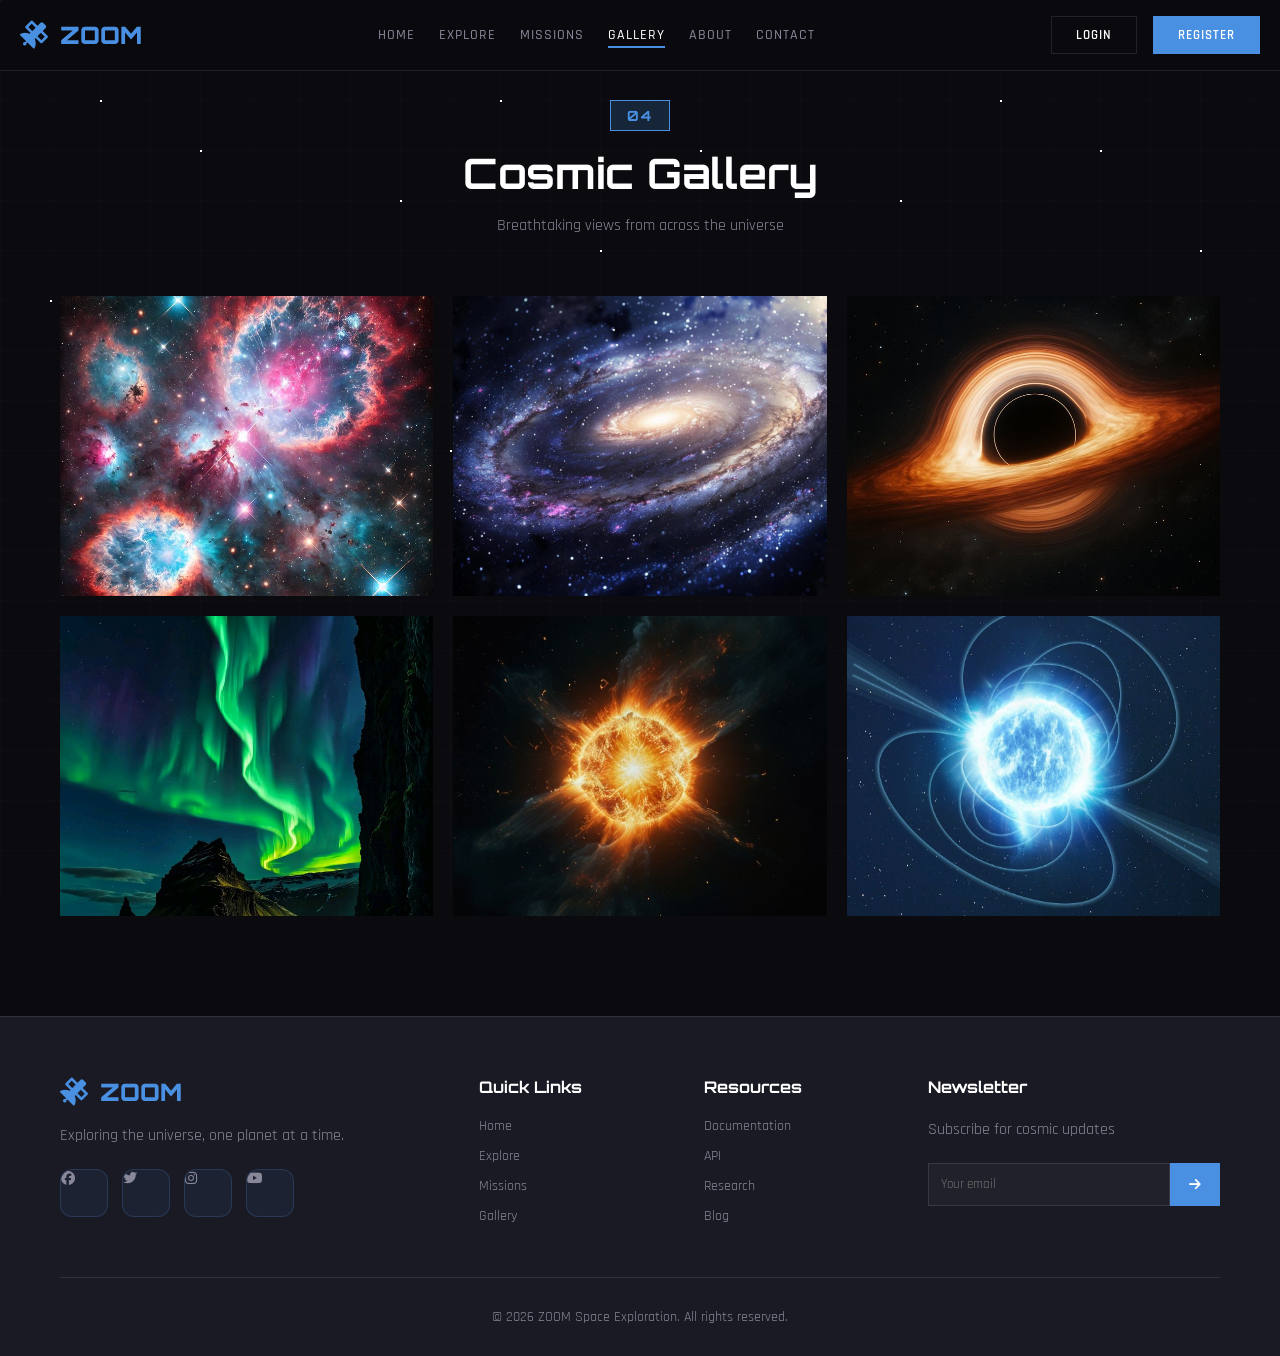
<file: gallery.html>
<!DOCTYPE html>
<html lang="en">

<head>
    <meta charset="UTF-8">
    <meta name="viewport" content="width=device-width, initial-scale=1.0">
    <title>Cosmic Gallery - ZOOM</title>
    <link rel="stylesheet" href="https://cdnjs.cloudflare.com/ajax/libs/font-awesome/6.4.0/css/all.min.css">
    <link rel="stylesheet" href="common.css">
    <link rel="stylesheet" href="gallery.css">
</head>

<body>
    <div class="stars"></div>
    <div class="grid-overlay"></div>

    <!-- Navigation -->
    <nav class="navbar" id="navbar">
        <div class="nav-container">
            <div class="nav-logo">
                <i class="fas fa-satellite"></i>
                <span>ZOOM</span>
            </div>
            <div class="nav-menu" id="navMenu">
                <a href="index.html" class="nav-link">Home</a>
                <a href="explore.html" class="nav-link">Explore</a>
                <a href="missions.html" class="nav-link">Missions</a>
                <a href="gallery.html" class="nav-link active">Gallery</a>
                <a href="about.html" class="nav-link">About</a>
                <a href="contact.html" class="nav-link">Contact</a>
            </div>
            <div class="nav-actions">
                <button class="btn-nav" id="loginBtn">Login</button>
                <button class="btn-nav-primary" id="registerNavBtn">Register</button>
            </div>
            <div class="nav-toggle" id="navToggle">
                <i class="fas fa-bars"></i>
            </div>
        </div>
    </nav>

    <!-- Gallery Section -->
    <section class="gallery-section">
        <div class="container">
            <div class="section-header">
                <div class="section-badge">04</div>
                <h2 class="section-title">Cosmic Gallery</h2>
                <p class="section-subtitle">Breathtaking views from across the universe</p>
            </div>

            <div class="gallery-grid">
                <div class="gallery-item">
                    <div class="gallery-image nebula"></div>
                    <div class="gallery-overlay">
                        <h3>Nebula Formation</h3>
                        <p>Stellar nursery</p>
                    </div>
                </div>
                <div class="gallery-item">
                    <div class="gallery-image galaxy"></div>
                    <div class="gallery-overlay">
                        <h3>Spiral Galaxy</h3>
                        <p>Billions of stars</p>
                    </div>
                </div>
                <div class="gallery-item">
                    <div class="gallery-image blackhole"></div>
                    <div class="gallery-overlay">
                        <h3>Black Hole</h3>
                        <p>Event horizon</p>
                    </div>
                </div>
                <div class="gallery-item">
                    <div class="gallery-image aurora"></div>
                    <div class="gallery-overlay">
                        <h3>Aurora Borealis</h3>
                        <p>Earth's lights</p>
                    </div>
                </div>
                <div class="gallery-item">
                    <div class="gallery-image supernova"></div>
                    <div class="gallery-overlay">
                        <h3>Supernova Explosion</h3>
                        <p>Star's final moment</p>
                    </div>
                </div>
                <div class="gallery-item">
                    <div class="gallery-image pulsar"></div>
                    <div class="gallery-overlay">
                        <h3>Pulsar</h3>
                        <p>Rotating neutron star</p>
                    </div>
                </div>
            </div>
        </div>
    </section>

    <!-- Footer -->
    <footer class="footer">
        <div class="container">
            <div class="footer-content">
                <div class="footer-section">
                    <div class="footer-logo">
                        <i class="fas fa-satellite"></i>
                        <span>ZOOM</span>
                    </div>
                    <p>Exploring the universe, one planet at a time.</p>
                    <div class="social-links">
                        <a href="#"><i class="fab fa-facebook"></i></a>
                        <a href="#"><i class="fab fa-twitter"></i></a>
                        <a href="#"><i class="fab fa-instagram"></i></a>
                        <a href="#"><i class="fab fa-youtube"></i></a>
                    </div>
                </div>
                <div class="footer-section">
                    <h4>Quick Links</h4>
                    <a href="index.html">Home</a>
                    <a href="explore.html">Explore</a>
                    <a href="missions.html">Missions</a>
                    <a href="gallery.html">Gallery</a>
                </div>
                <div class="footer-section">
                    <h4>Resources</h4>
                    <a href="#">Documentation</a>
                    <a href="#">API</a>
                    <a href="#">Research</a>
                    <a href="#">Blog</a>
                </div>
                <div class="footer-section">
                    <h4>Newsletter</h4>
                    <p>Subscribe for cosmic updates</p>
                    <div class="newsletter-form">
                        <input type="email" placeholder="Your email">
                        <button><i class="fas fa-arrow-right"></i></button>
                    </div>
                </div>
            </div>
            <div class="footer-bottom">
                <p>&copy; 2026 ZOOM Space Exploration. All rights reserved.</p>
            </div>
        </div>
    </footer>

    <!-- Login Modal -->
    <div class="modal" id="loginModal">
        <div class="modal-content">
            <button class="modal-close" id="closeLogin"><i class="fas fa-times"></i></button>
            <div class="planet-decoration">
                <div class="planet earth"></div>
                <div class="orbit-ring"></div>
            </div>

            <div class="form-header">
                <div class="number-badge">01</div>
                <h1 class="planet-title">Earth</h1>
                <p class="planet-subtitle">The Blue Planet</p>
            </div>

            <form class="auth-form" id="loginFormElement">
                <h2>Access Portal</h2>
                <div class="form-divider"></div>

                <div class="input-group">
                    <label for="loginEmail">Email Address</label>
                    <div class="input-wrapper">
                        <i class="fas fa-envelope input-icon"></i>
                        <input type="email" id="loginEmail" required>
                    </div>
                </div>

                <div class="input-group">
                    <label for="loginPassword">Password</label>
                    <div class="input-wrapper">
                        <i class="fas fa-lock input-icon"></i>
                        <input type="password" id="loginPassword" required>
                    </div>
                </div>

                <div class="form-options">
                    <label class="checkbox-container">
                        <input type="checkbox">
                        <span class="checkmark"></span>
                        Remember coordinates
                    </label>
                    <a href="#" class="link-text">Reset access</a>
                </div>

                <button type="submit" class="btn-primary">
                    <span>Initialize Mission</span>
                    <i class="fas fa-arrow-right"></i>
                </button>

                <div class="switch-section">
                    <p class="switch-text">New explorer?</p>
                    <a href="#" id="switchToRegister" class="link-text">Register Account <i
                            class="fas fa-arrow-right"></i></a>
                </div>
            </form>

            <div class="tech-corner top-left"></div>
            <div class="tech-corner top-right"></div>
            <div class="tech-corner bottom-left"></div>
            <div class="tech-corner bottom-right"></div>
        </div>
    </div>

    <!-- Register Modal -->
    <div class="modal" id="registerModal">
        <div class="modal-content">
            <button class="modal-close" id="closeRegister"><i class="fas fa-times"></i></button>
            <div class="planet-decoration">
                <div class="planet mars"></div>
                <div class="orbit-ring"></div>
            </div>

            <div class="form-header">
                <div class="number-badge">04</div>
                <h1 class="planet-title mars-color">Mars</h1>
                <p class="planet-subtitle">The Red Planet</p>
            </div>

            <form class="auth-form" id="registerFormElement">
                <h2>Create Account</h2>
                <div class="form-divider"></div>

                <div class="input-group">
                    <label for="registerName">Full Name</label>
                    <div class="input-wrapper">
                        <i class="fas fa-user input-icon"></i>
                        <input type="text" id="registerName" required>
                    </div>
                </div>

                <div class="input-group">
                    <label for="registerEmail">Email Address</label>
                    <div class="input-wrapper">
                        <i class="fas fa-envelope input-icon"></i>
                        <input type="email" id="registerEmail" required>
                    </div>
                </div>

                <div class="input-group">
                    <label for="registerPassword">Password</label>
                    <div class="input-wrapper">
                        <i class="fas fa-lock input-icon"></i>
                        <input type="password" id="registerPassword" required>
                    </div>
                </div>

                <div class="input-group">
                    <label for="registerConfirmPassword">Confirm Password</label>
                    <div class="input-wrapper">
                        <i class="fas fa-lock input-icon"></i>
                        <input type="password" id="registerConfirmPassword" required>
                    </div>
                </div>

                <label class="checkbox-container terms">
                    <input type="checkbox" required>
                    <span class="checkmark"></span>
                    I agree to the <a href="#" class="link-text">Terms & Conditions</a>
                </label>

                <button type="submit" class="btn-primary mars-btn">
                    <span>Begin Exploration</span>
                    <i class="fas fa-arrow-right"></i>
                </button>

                <div class="switch-section">
                    <p class="switch-text">Already registered?</p>
                    <a href="#" id="switchToLogin" class="link-text">Access Portal <i
                            class="fas fa-arrow-right"></i></a>
                </div>
            </form>

            <div class="tech-corner top-left"></div>
            <div class="tech-corner top-right"></div>
            <div class="tech-corner bottom-left"></div>
            <div class="tech-corner bottom-right"></div>
        </div>
    </div>

    <script src="common.js"></script>
    <script src="gallery.js"></script>
</body>

</html>
</file>
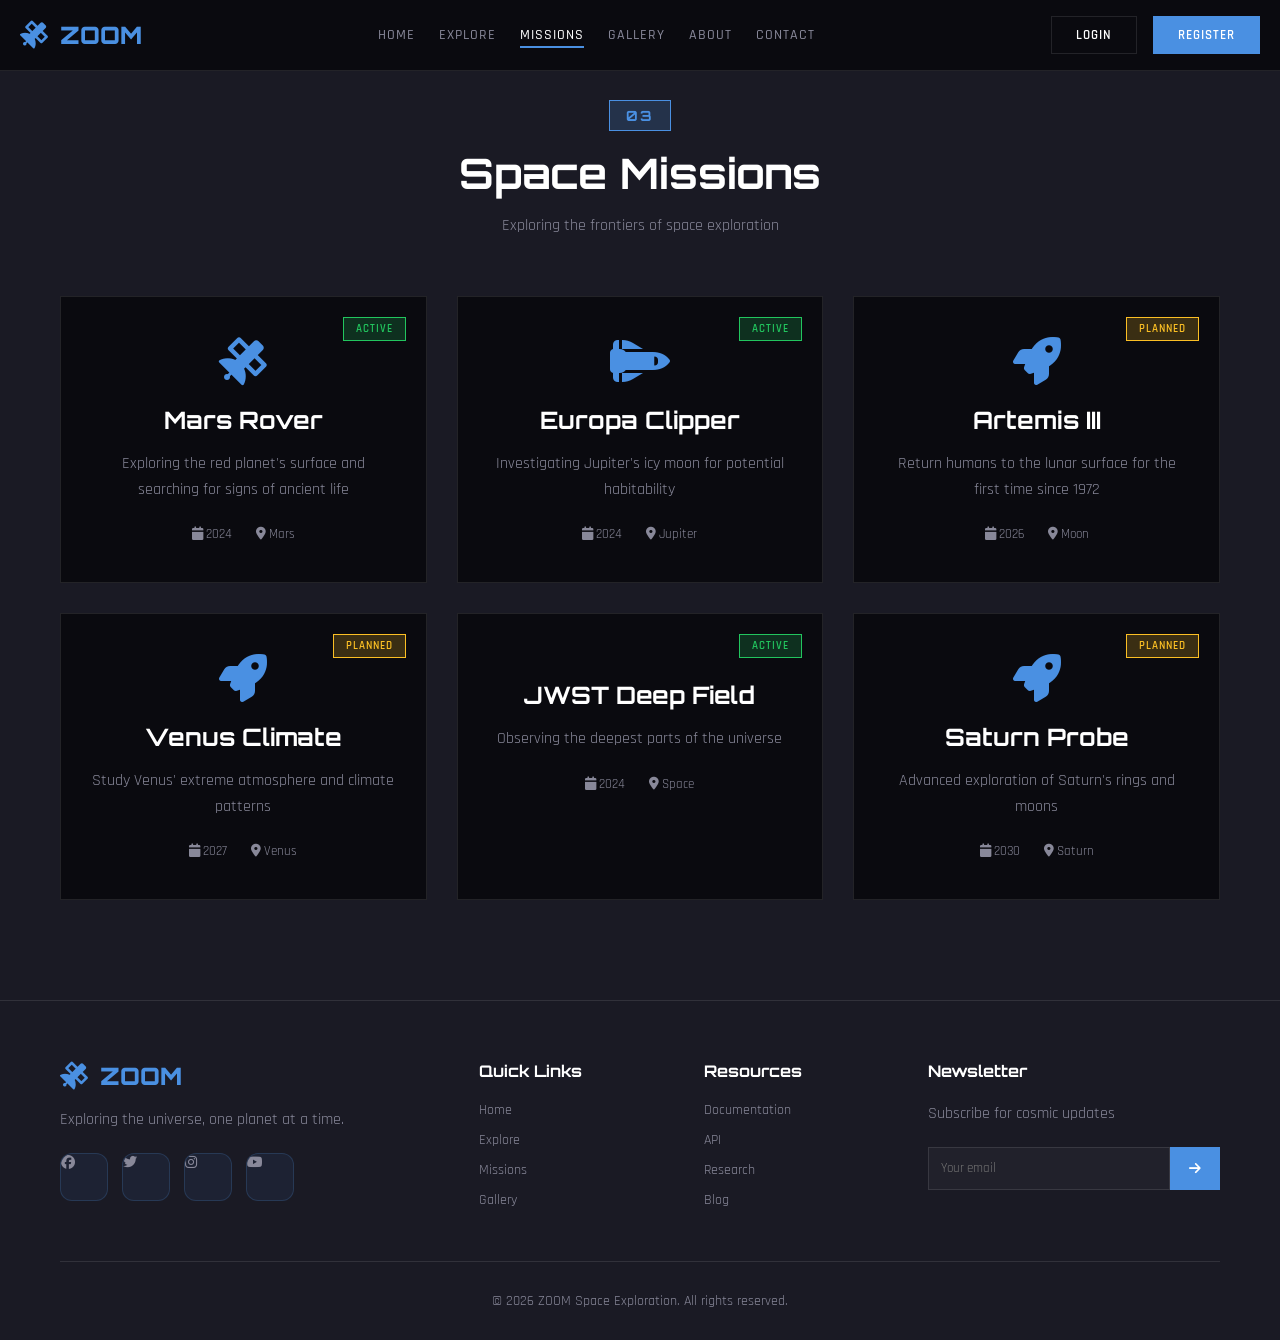
<file: missions.html>
<!DOCTYPE html>
<html lang="en">

<head>
    <meta charset="UTF-8">
    <meta name="viewport" content="width=device-width, initial-scale=1.0">
    <title>Space Missions - ZOOM</title>
    <link rel="stylesheet" href="https://cdnjs.cloudflare.com/ajax/libs/font-awesome/6.4.0/css/all.min.css">
    <link rel="stylesheet" href="common.css">
    <link rel="stylesheet" href="missions.css">
</head>

<body>
    <div class="stars"></div>
    <div class="grid-overlay"></div>

    <!-- Navigation -->
    <nav class="navbar" id="navbar">
        <div class="nav-container">
            <div class="nav-logo">
                <i class="fas fa-satellite"></i>
                <span>ZOOM</span>
            </div>
            <div class="nav-menu" id="navMenu">
                <a href="index.html" class="nav-link">Home</a>
                <a href="explore.html" class="nav-link">Explore</a>
                <a href="missions.html" class="nav-link active">Missions</a>
                <a href="gallery.html" class="nav-link">Gallery</a>
                <a href="about.html" class="nav-link">About</a>
                <a href="contact.html" class="nav-link">Contact</a>
            </div>
            <div class="nav-actions">
                <button class="btn-nav" id="loginBtn">Login</button>
                <button class="btn-nav-primary" id="registerNavBtn">Register</button>
            </div>
            <div class="nav-toggle" id="navToggle">
                <i class="fas fa-bars"></i>
            </div>
        </div>
    </nav>

    <!-- Missions Section -->
    <section class="missions-section">
        <div class="container">
            <div class="section-header">
                <div class="section-badge">03</div>
                <h2 class="section-title">Space Missions</h2>
                <p class="section-subtitle">Exploring the frontiers of space exploration</p>
            </div>

            <div class="missions-grid">
                <div class="mission-card">
                    <div class="mission-status active">Active</div>
                    <i class="fas fa-satellite mission-icon"></i>
                    <h3 class="mission-title">Mars Rover</h3>
                    <p class="mission-desc">Exploring the red planet's surface and searching for signs of ancient life
                    </p>
                    <div class="mission-meta">
                        <span><i class="fas fa-calendar"></i> 2024</span>
                        <span><i class="fas fa-map-marker-alt"></i> Mars</span>
                    </div>
                </div>

                <div class="mission-card">
                    <div class="mission-status active">Active</div>
                    <i class="fas fa-space-shuttle mission-icon"></i>
                    <h3 class="mission-title">Europa Clipper</h3>
                    <p class="mission-desc">Investigating Jupiter's icy moon for potential habitability</p>
                    <div class="mission-meta">
                        <span><i class="fas fa-calendar"></i> 2024</span>
                        <span><i class="fas fa-map-marker-alt"></i> Jupiter</span>
                    </div>
                </div>

                <div class="mission-card">
                    <div class="mission-status planned">Planned</div>
                    <i class="fas fa-rocket mission-icon"></i>
                    <h3 class="mission-title">Artemis III</h3>
                    <p class="mission-desc">Return humans to the lunar surface for the first time since 1972</p>
                    <div class="mission-meta">
                        <span><i class="fas fa-calendar"></i> 2026</span>
                        <span><i class="fas fa-map-marker-alt"></i> Moon</span>
                    </div>
                </div>

                <div class="mission-card">
                    <div class="mission-status planned">Planned</div>
                    <i class="fas fa-rocket mission-icon"></i>
                    <h3 class="mission-title">Venus Climate</h3>
                    <p class="mission-desc">Study Venus' extreme atmosphere and climate patterns</p>
                    <div class="mission-meta">
                        <span><i class="fas fa-calendar"></i> 2027</span>
                        <span><i class="fas fa-map-marker-alt"></i> Venus</span>
                    </div>
                </div>

                <div class="mission-card">
                    <div class="mission-status active">Active</div>
                    <i class="fas fa-telescope mission-icon"></i>
                    <h3 class="mission-title">JWST Deep Field</h3>
                    <p class="mission-desc">Observing the deepest parts of the universe</p>
                    <div class="mission-meta">
                        <span><i class="fas fa-calendar"></i> 2024</span>
                        <span><i class="fas fa-map-marker-alt"></i> Space</span>
                    </div>
                </div>

                <div class="mission-card">
                    <div class="mission-status planned">Planned</div>
                    <i class="fas fa-rocket mission-icon"></i>
                    <h3 class="mission-title">Saturn Probe</h3>
                    <p class="mission-desc">Advanced exploration of Saturn's rings and moons</p>
                    <div class="mission-meta">
                        <span><i class="fas fa-calendar"></i> 2030</span>
                        <span><i class="fas fa-map-marker-alt"></i> Saturn</span>
                    </div>
                </div>
            </div>
        </div>
    </section>

    <!-- Footer -->
    <footer class="footer">
        <div class="container">
            <div class="footer-content">
                <div class="footer-section">
                    <div class="footer-logo">
                        <i class="fas fa-satellite"></i>
                        <span>ZOOM</span>
                    </div>
                    <p>Exploring the universe, one planet at a time.</p>
                    <div class="social-links">
                        <a href="#"><i class="fab fa-facebook"></i></a>
                        <a href="#"><i class="fab fa-twitter"></i></a>
                        <a href="#"><i class="fab fa-instagram"></i></a>
                        <a href="#"><i class="fab fa-youtube"></i></a>
                    </div>
                </div>
                <div class="footer-section">
                    <h4>Quick Links</h4>
                    <a href="index.html">Home</a>
                    <a href="explore.html">Explore</a>
                    <a href="missions.html">Missions</a>
                    <a href="gallery.html">Gallery</a>
                </div>
                <div class="footer-section">
                    <h4>Resources</h4>
                    <a href="#">Documentation</a>
                    <a href="#">API</a>
                    <a href="#">Research</a>
                    <a href="#">Blog</a>
                </div>
                <div class="footer-section">
                    <h4>Newsletter</h4>
                    <p>Subscribe for cosmic updates</p>
                    <div class="newsletter-form">
                        <input type="email" placeholder="Your email">
                        <button><i class="fas fa-arrow-right"></i></button>
                    </div>
                </div>
            </div>
            <div class="footer-bottom">
                <p>&copy; 2026 ZOOM Space Exploration. All rights reserved.</p>
            </div>
        </div>
    </footer>

    <!-- Login Modal -->
    <div class="modal" id="loginModal">
        <div class="modal-content">
            <button class="modal-close" id="closeLogin"><i class="fas fa-times"></i></button>
            <div class="planet-decoration">
                <div class="planet earth"></div>
                <div class="orbit-ring"></div>
            </div>

            <div class="form-header">
                <div class="number-badge">01</div>
                <h1 class="planet-title">Earth</h1>
                <p class="planet-subtitle">The Blue Planet</p>
            </div>

            <form class="auth-form" id="loginFormElement">
                <h2>Access Portal</h2>
                <div class="form-divider"></div>

                <div class="input-group">
                    <label for="loginEmail">Email Address</label>
                    <div class="input-wrapper">
                        <i class="fas fa-envelope input-icon"></i>
                        <input type="email" id="loginEmail" required>
                    </div>
                </div>

                <div class="input-group">
                    <label for="loginPassword">Password</label>
                    <div class="input-wrapper">
                        <i class="fas fa-lock input-icon"></i>
                        <input type="password" id="loginPassword" required>
                    </div>
                </div>

                <div class="form-options">
                    <label class="checkbox-container">
                        <input type="checkbox">
                        <span class="checkmark"></span>
                        Remember coordinates
                    </label>
                    <a href="#" class="link-text">Reset access</a>
                </div>

                <button type="submit" class="btn-primary">
                    <span>Initialize Mission</span>
                    <i class="fas fa-arrow-right"></i>
                </button>

                <div class="switch-section">
                    <p class="switch-text">New explorer?</p>
                    <a href="#" id="switchToRegister" class="link-text">Register Account <i
                            class="fas fa-arrow-right"></i></a>
                </div>
            </form>

            <div class="tech-corner top-left"></div>
            <div class="tech-corner top-right"></div>
            <div class="tech-corner bottom-left"></div>
            <div class="tech-corner bottom-right"></div>
        </div>
    </div>

    <!-- Register Modal -->
    <div class="modal" id="registerModal">
        <div class="modal-content">
            <button class="modal-close" id="closeRegister"><i class="fas fa-times"></i></button>
            <div class="planet-decoration">
                <div class="planet mars"></div>
                <div class="orbit-ring"></div>
            </div>

            <div class="form-header">
                <div class="number-badge">04</div>
                <h1 class="planet-title mars-color">Mars</h1>
                <p class="planet-subtitle">The Red Planet</p>
            </div>

            <form class="auth-form" id="registerFormElement">
                <h2>Create Account</h2>
                <div class="form-divider"></div>

                <div class="input-group">
                    <label for="registerName">Full Name</label>
                    <div class="input-wrapper">
                        <i class="fas fa-user input-icon"></i>
                        <input type="text" id="registerName" required>
                    </div>
                </div>

                <div class="input-group">
                    <label for="registerEmail">Email Address</label>
                    <div class="input-wrapper">
                        <i class="fas fa-envelope input-icon"></i>
                        <input type="email" id="registerEmail" required>
                    </div>
                </div>

                <div class="input-group">
                    <label for="registerPassword">Password</label>
                    <div class="input-wrapper">
                        <i class="fas fa-lock input-icon"></i>
                        <input type="password" id="registerPassword" required>
                    </div>
                </div>

                <div class="input-group">
                    <label for="registerConfirmPassword">Confirm Password</label>
                    <div class="input-wrapper">
                        <i class="fas fa-lock input-icon"></i>
                        <input type="password" id="registerConfirmPassword" required>
                    </div>
                </div>

                <label class="checkbox-container terms">
                    <input type="checkbox" required>
                    <span class="checkmark"></span>
                    I agree to the <a href="#" class="link-text">Terms & Conditions</a>
                </label>

                <button type="submit" class="btn-primary mars-btn">
                    <span>Begin Exploration</span>
                    <i class="fas fa-arrow-right"></i>
                </button>

                <div class="switch-section">
                    <p class="switch-text">Already registered?</p>
                    <a href="#" id="switchToLogin" class="link-text">Access Portal <i
                            class="fas fa-arrow-right"></i></a>
                </div>
            </form>

            <div class="tech-corner top-left"></div>
            <div class="tech-corner top-right"></div>
            <div class="tech-corner bottom-left"></div>
            <div class="tech-corner bottom-right"></div>
        </div>
    </div>

    <script src="common.js"></script>
    <script src="missions.js"></script>
</body>

</html>
</file>
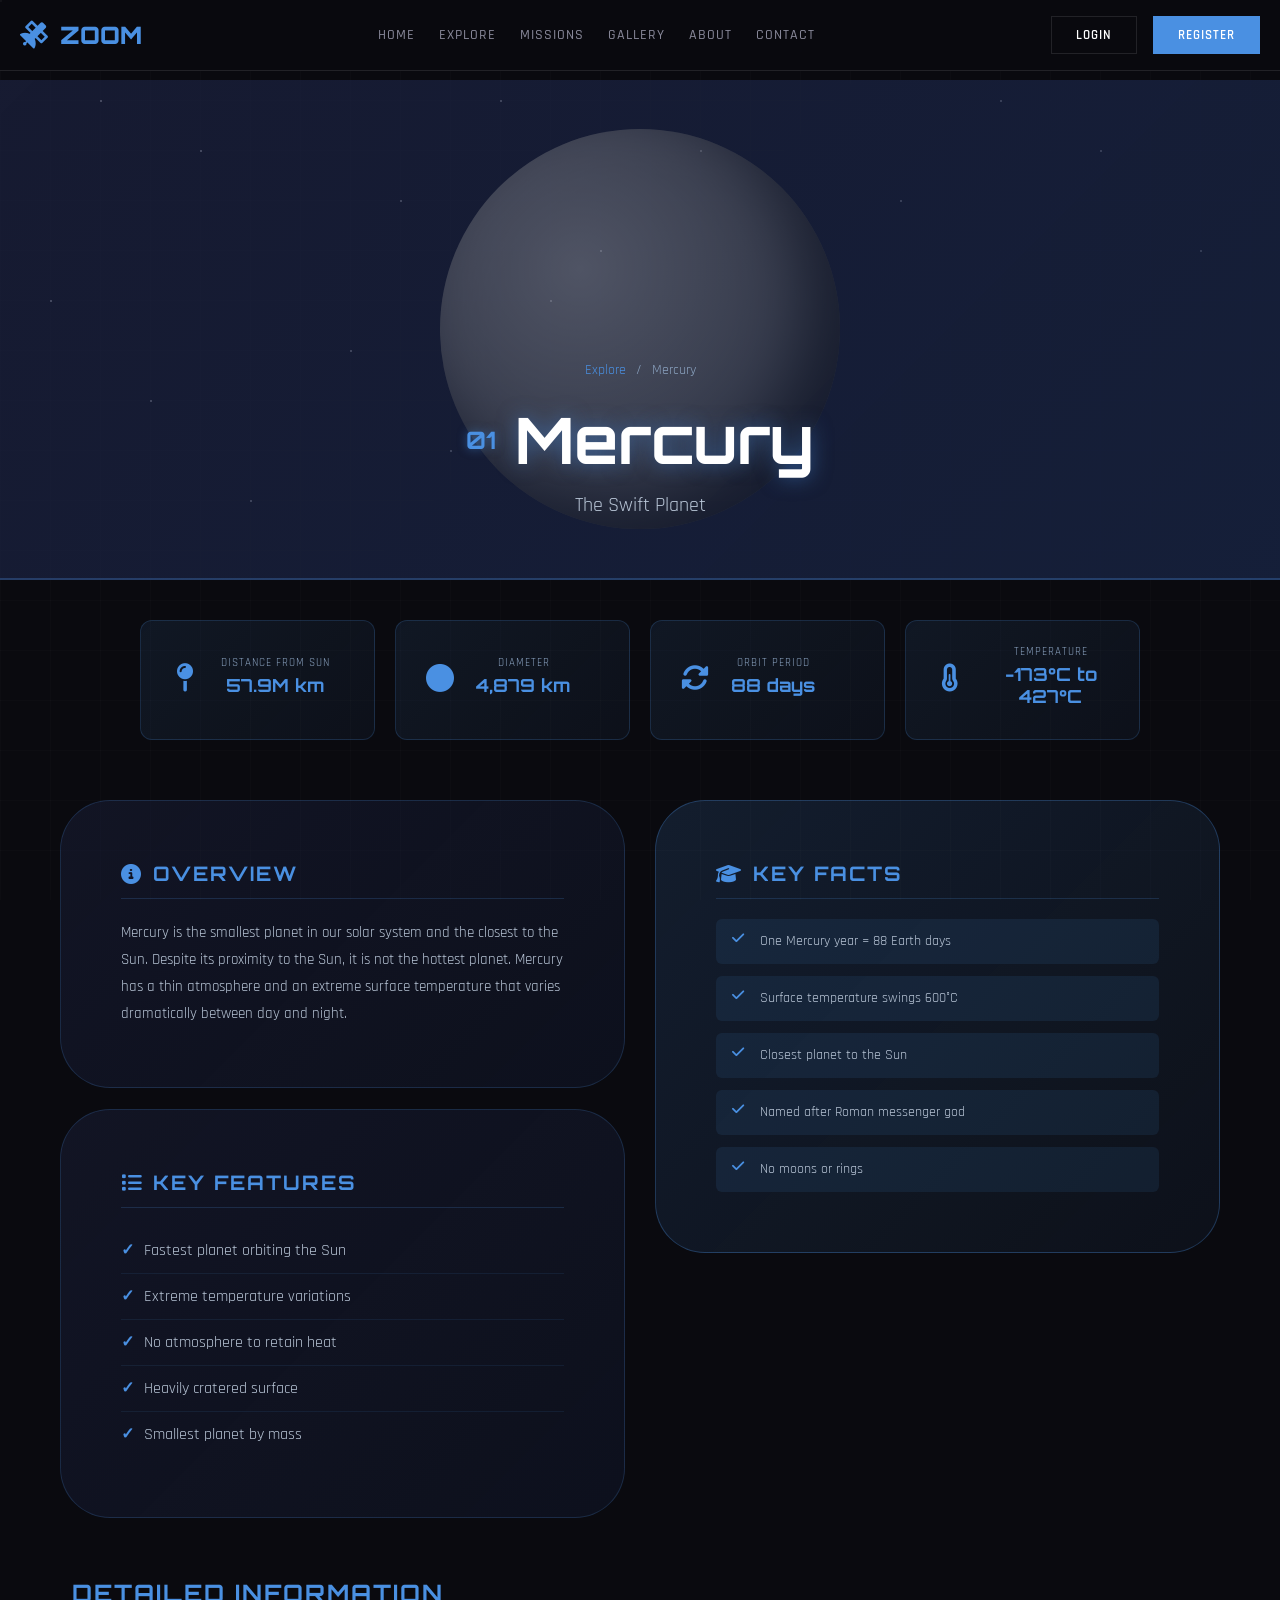
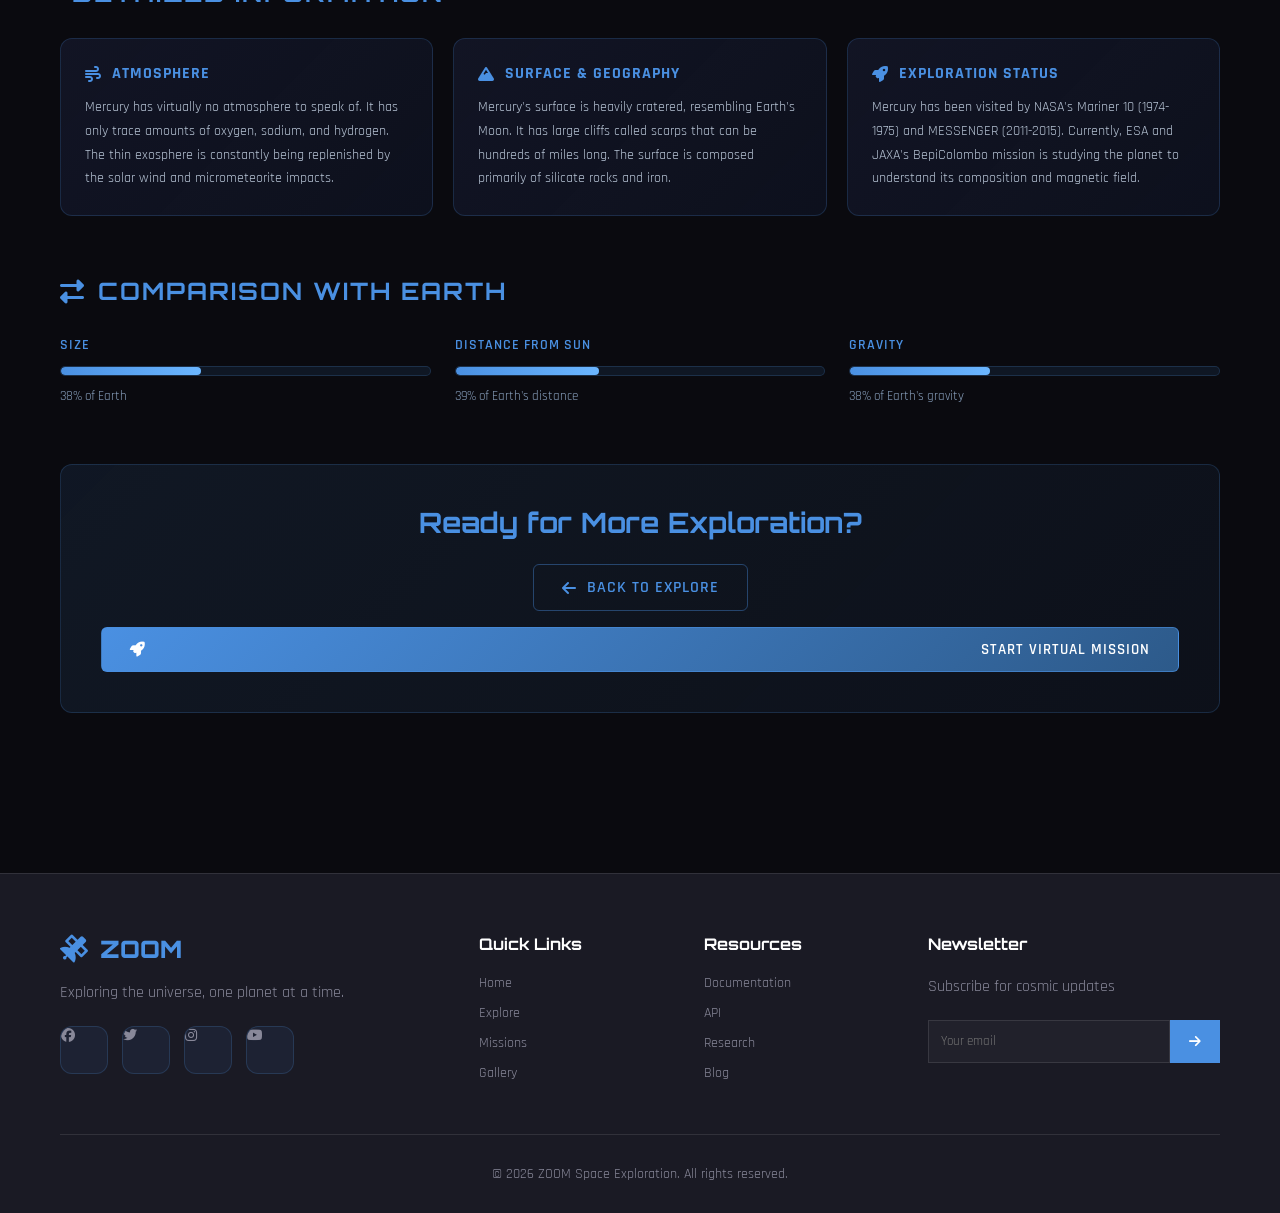
<file: planetdetail.html>
<!DOCTYPE html>
<html lang="en">

<head>
    <meta charset="UTF-8">
    <meta name="viewport" content="width=device-width, initial-scale=1.0">
    <title>Planet Explorer - ZOOM</title>
    <link rel="stylesheet" href="https://cdnjs.cloudflare.com/ajax/libs/font-awesome/6.4.0/css/all.min.css">
    <link rel="stylesheet" href="common.css">
    <link rel="stylesheet" href="planetdetail.css">
</head>

<body>
    <div class="stars"></div>
    <div class="grid-overlay"></div>

    <!-- Navigation -->
    <nav class="navbar" id="navbar">
        <div class="nav-container">
            <div class="nav-logo">
                <i class="fas fa-satellite"></i>
                <span>ZOOM</span>
            </div>
            <div class="nav-menu" id="navMenu">
                <a href="index.html" class="nav-link">Home</a>
                <a href="explore.html" class="nav-link">Explore</a>
                <a href="missions.html" class="nav-link">Missions</a>
                <a href="gallery.html" class="nav-link">Gallery</a>
                <a href="about.html" class="nav-link">About</a>
                <a href="contact.html" class="nav-link">Contact</a>
            </div>
            <div class="nav-actions">
                <button class="btn-nav" id="loginBtn">Login</button>
                <button class="btn-nav-primary" id="registerNavBtn">Register</button>
            </div>
            <div class="nav-toggle" id="navToggle">
                <i class="fas fa-bars"></i>
            </div>
        </div>
    </nav>

    <!-- Hero Section -->
    <section class="planet-hero" id="planetHero">
        <div class="hero-background">
            <div class="planet-hero-visual" id="heroVisual"></div>
        </div>
        <div class="hero-content">
            <div class="breadcrumb">
                <a href="explore.html">Explore</a>
                <span>/</span>
                <span id="heroPlanetName">Mercury</span>
            </div>
            <div class="hero-title">
                <span class="hero-number" id="heroNumber">01</span>
                <h1 id="heroTitle">Mercury</h1>
            </div>
            <p class="hero-subtitle" id="heroSubtitle">The Swift Planet</p>
        </div>
    </section>

    <!-- Main Content -->
    <section class="planet-content">
        <div class="container">
            <!-- Quick Stats -->
            <div class="quick-stats">
                <div class="stat-item">
                    <div class="stat-icon"><i class="fas fa-map-pin"></i></div>
                    <div class="stat-info">
                        <span class="stat-label">Distance from Sun</span>
                        <span class="stat-value" id="statDistance">57.9M km</span>
                    </div>
                </div>
                <div class="stat-item">
                    <div class="stat-icon"><i class="fas fa-circle"></i></div>
                    <div class="stat-info">
                        <span class="stat-label">Diameter</span>
                        <span class="stat-value" id="statDiameter">4,879 km</span>
                    </div>
                </div>
                <div class="stat-item">
                    <div class="stat-icon"><i class="fas fa-sync-alt"></i></div>
                    <div class="stat-info">
                        <span class="stat-label">Orbit Period</span>
                        <span class="stat-value" id="statOrbit">88 days</span>
                    </div>
                </div>
                <div class="stat-item">
                    <div class="stat-icon"><i class="fas fa-thermometer-half"></i></div>
                    <div class="stat-info">
                        <span class="stat-label">Temperature</span>
                        <span class="stat-value" id="statTemp">-173°C to 427°C</span>
                    </div>
                </div>
            </div>

            <!-- Overview Section -->
            <div class="content-grid">
                <div class="content-left">
                    <div class="section-card">
                        <h2><i class="fas fa-info-circle"></i> Overview</h2>
                        <p id="overviewText"></p>
                    </div>
                    <br>
                    <div class="section-card">
                        <h2><i class="fas fa-list"></i> Key Features</h2>
                        <ul class="features-list" id="featuresList">
                            <li>Loading features...</li>
                        </ul>
                    </div>
                </div>

                <div class="content-right">
                    <div class="section-card highlight-card">
                        <h2><i class="fas fa-graduation-cap"></i> Key Facts</h2>
                        <div class="facts-grid" id="factsGrid">
                            <div class="fact-item">
                                <span class="fact-icon">✓</span>
                                <span class="fact-text">Loading facts...</span>
                            </div>
                        </div>
                    </div>
                </div>
            </div>

            <!-- Detailed Information -->
            <div class="detailed-section">
                <h2><i class="fas fa-telescope"></i> Detailed Information</h2>
                <div class="info-boxes">
                    <div class="info-box">
                        <h3><i class="fas fa-wind"></i> Atmosphere</h3>
                        <p id="infoAtmosphere">Information loading...</p>
                    </div>
                    <div class="info-box">
                        <h3><i class="fas fa-mountain"></i> Surface & Geography</h3>
                        <p id="infoSurface">Information loading...</p>
                    </div>
                    <div class="info-box">
                        <h3><i class="fas fa-rocket"></i> Exploration Status</h3>
                        <p id="infoExploration">Information loading...</p>
                    </div>
                </div>
            </div>

            <!-- Comparison -->
            <div class="comparison-section">
                <h2><i class="fas fa-exchange-alt"></i> Comparison with Earth</h2>
                <div class="comparison-grid">
                    <div class="comparison-item">
                        <span class="comparison-label">Size</span>
                        <div class="comparison-bar">
                            <div class="comparison-fill" id="compSize" style="width: 40%"></div>
                        </div>
                        <span class="comparison-text" id="compSizeText">40% of Earth</span>
                    </div>
                    <div class="comparison-item">
                        <span class="comparison-label">Distance from Sun</span>
                        <div class="comparison-bar">
                            <div class="comparison-fill" id="compDistance" style="width: 39%"></div>
                        </div>
                        <span class="comparison-text" id="compDistanceText">39% of Earth's distance</span>
                    </div>
                    <div class="comparison-item">
                        <span class="comparison-label">Gravity</span>
                        <div class="comparison-bar">
                            <div class="comparison-fill" id="compGravity" style="width: 38%"></div>
                        </div>
                        <span class="comparison-text" id="compGravityText">38% of Earth's gravity</span>
                    </div>
                </div>
            </div>

            <!-- Call to Action -->
            <div class="cta-section">
                <h2>Ready for More Exploration?</h2>
                <div class="cta-buttons">
                    <a href="explore.html" class="btn-secondary">
                        <i class="fas fa-arrow-left"></i> Back to Explore
                    </a>
                    <button class="btn-primary" id="startMissionBtn">
                        <i class="fas fa-rocket"></i> Start Virtual Mission
                    </button>
                </div>
            </div>
        </div>
    </section>

    <!-- Footer -->
    <footer class="footer">
        <div class="container">
            <div class="footer-content">
                <div class="footer-section">
                    <div class="footer-logo">
                        <i class="fas fa-satellite"></i>
                        <span>ZOOM</span>
                    </div>
                    <p>Exploring the universe, one planet at a time.</p>
                    <div class="social-links">
                        <a href="#"><i class="fab fa-facebook"></i></a>
                        <a href="#"><i class="fab fa-twitter"></i></a>
                        <a href="#"><i class="fab fa-instagram"></i></a>
                        <a href="#"><i class="fab fa-youtube"></i></a>
                    </div>
                </div>
                <div class="footer-section">
                    <h4>Quick Links</h4>
                    <a href="index.html">Home</a>
                    <a href="explore.html">Explore</a>
                    <a href="missions.html">Missions</a>
                    <a href="gallery.html">Gallery</a>
                </div>
                <div class="footer-section">
                    <h4>Resources</h4>
                    <a href="#">Documentation</a>
                    <a href="#">API</a>
                    <a href="#">Research</a>
                    <a href="#">Blog</a>
                </div>
                <div class="footer-section">
                    <h4>Newsletter</h4>
                    <p>Subscribe for cosmic updates</p>
                    <div class="newsletter-form">
                        <input type="email" placeholder="Your email">
                        <button><i class="fas fa-arrow-right"></i></button>
                    </div>
                </div>
            </div>
            <div class="footer-bottom">
                <p>&copy; 2026 ZOOM Space Exploration. All rights reserved.</p>
            </div>
        </div>
    </footer>

    <script src="common.js"></script>
    <script src="planetdetail.js"></script>
</body>

</html>
</file>
<file: common.css>
/* ========================================
   common.css - RESPONSIVE VERSION
   Optimized for Mobile, Tablet, Laptop, Desktop
   ======================================== */

@import url('https://fonts.googleapis.com/css2?family=Orbitron:wght@400;500;700;900&family=Rajdhani:wght@300;400;500;600;700&display=swap');

* {
    margin: 0;
    padding: 0;
    box-sizing: border-box;
}

:root {
    --earth-blue: #4a90e2;
    --mars-red: #e74c3c;
    --bg-dark: #0a0a0f;
    --bg-card: #1a1a24;
    --text-primary: #ffffff;
    --text-secondary: #888899;
    --border: rgba(255, 255, 255, 0.1);
    --grid-color: rgba(255, 255, 255, 0.03);
}

html {
    scroll-behavior: smooth;
}

body {
    font-family: 'Rajdhani', sans-serif;
    background: var(--bg-dark);
    color: var(--text-primary);
    overflow-x: hidden;
}

.container {
    max-width: 1200px;
    margin: 0 auto;
    padding: 0 20px;
}

/* GRID OVERLAY */
.grid-overlay {
    position: fixed;
    top: 0;
    left: 0;
    width: 100%;
    height: 100%;
    background-image:
        linear-gradient(var(--grid-color) 1px, transparent 1px),
        linear-gradient(90deg, var(--grid-color) 1px, transparent 1px);
    background-size: 50px 50px;
    pointer-events: none;
    opacity: 0.5;
    z-index: 0;
}

/* STARS */
.stars {
    position: fixed;
    top: 0;
    left: 0;
    width: 100%;
    height: 100%;
    pointer-events: none;
    z-index: 0;
}

.stars::before,
.stars::after {
    content: '';
    position: absolute;
    width: 2px;
    height: 2px;
    background: white;
    box-shadow:
        100px 100px white, 200px 150px white, 300px 50px white,
        400px 200px white, 500px 100px white, 600px 250px white,
        700px 150px white, 800px 50px white, 900px 200px white,
        1000px 100px white, 1100px 150px white, 1200px 250px white,
        50px 300px white, 150px 400px white, 250px 500px white,
        350px 350px white, 450px 450px white, 550px 300px white,
        1300px 200px white, 1400px 100px white, 1500px 300px white;
    animation: twinkle 5s infinite;
}

.stars::after {
    animation-delay: 2.5s;
}

@keyframes twinkle {

    0%,
    100% {
        opacity: 0.3;
    }

    50% {
        opacity: 1;
    }
}

/* ========================================
   NAVBAR - FULLY RESPONSIVE
   ======================================== */
.navbar {
    position: fixed;
    top: 0;
    width: 100%;
    background: rgba(10, 10, 15, 0.95);
    backdrop-filter: blur(10px);
    border-bottom: 1px solid var(--border);
    z-index: 1000;
    transition: all 0.3s ease;
}

.navbar.scrolled {
    background: rgba(10, 10, 15, 0.98);
    box-shadow: 0 4px 20px rgba(0, 0, 0, 0.5);
}

.nav-container {
    max-width: 1400px;
    margin: 0 auto;
    padding: 0 20px;
    display: flex;
    justify-content: space-between;
    align-items: center;
    height: 70px;
}

.nav-logo {
    display: flex;
    align-items: center;
    gap: 12px;
    font-family: 'Orbitron', sans-serif;
    font-size: 24px;
    font-weight: 900;
    color: var(--earth-blue);
    cursor: pointer;
    z-index: 1001;
}

.nav-logo i {
    font-size: 28px;
}

.nav-menu {
    display: flex;
    gap: 32px;
}

.nav-link {
    color: var(--text-secondary);
    text-decoration: none;
    font-weight: 500;
    font-size: 14px;
    text-transform: uppercase;
    letter-spacing: 1px;
    transition: color 0.3s ease;
    position: relative;
}

.nav-link::after {
    content: '';
    position: absolute;
    bottom: -4px;
    left: 0;
    width: 0;
    height: 2px;
    background: var(--earth-blue);
    transition: width 0.3s ease;
}

.nav-link:hover,
.nav-link.active {
    color: var(--text-primary);
}

.nav-link:hover::after,
.nav-link.active::after {
    width: 100%;
}

.nav-actions {
    display: flex;
    gap: 16px;
}

.btn-nav {
    padding: 10px 24px;
    background: transparent;
    border: 1px solid var(--border);
    color: var(--text-primary);
    font-family: 'Rajdhani', sans-serif;
    font-weight: 600;
    cursor: pointer;
    transition: all 0.3s ease;
    text-transform: uppercase;
    font-size: 13px;
    letter-spacing: 1px;
}

.btn-nav:hover {
    border-color: var(--earth-blue);
    color: var(--earth-blue);
}

.btn-nav-primary {
    padding: 10px 24px;
    background: var(--earth-blue);
    border: 1px solid var(--earth-blue);
    color: white;
    font-family: 'Rajdhani', sans-serif;
    font-weight: 600;
    cursor: pointer;
    transition: all 0.3s ease;
    text-transform: uppercase;
    font-size: 13px;
    letter-spacing: 1px;
}

.btn-nav-primary:hover {
    background: #6bb6ff;
    border-color: #6bb6ff;
}

.nav-toggle {
    display: none;
    font-size: 24px;
    cursor: pointer;
    color: var(--text-primary);
    z-index: 1001;
}

/* ========================================
   FOOTER - RESPONSIVE
   ======================================== */
.footer {
    background: var(--bg-card);
    border-top: 1px solid var(--border);
    padding: 60px 20px 30px;
    position: relative;
    z-index: 1;
}

.footer-content {
    display: grid;
    grid-template-columns: 2fr 1fr 1fr 1.5fr;
    gap: 40px;
    margin-bottom: 40px;
}

.footer-logo {
    display: flex;
    align-items: center;
    gap: 12px;
    font-family: 'Orbitron', sans-serif;
    font-size: 24px;
    font-weight: 900;
    color: var(--earth-blue);
    margin-bottom: 16px;
}

.footer-logo i {
    font-size: 28px;
}

.footer-section p {
    color: var(--text-secondary);
    line-height: 1.6;
    margin-bottom: 20px;
}

/* Social Links - Responsive */
.social-links {
    display: flex;
    gap: 14px;
    margin-top: 20px;
    align-items: center;
    flex-wrap: wrap;
}

.social-links a {
    width: 48px;
    height: 48px;
    border-radius: 12px;
    display: flex;
    align-items: center;
    justify-content: center;
    background: rgba(74, 144, 226, 0.08);
    border: 1.5px solid rgba(74, 144, 226, 0.2);
    color: var(--earth-blue);
    transition: all 0.35s cubic-bezier(0.34, 1.56, 0.64, 1);
    position: relative;
    overflow: hidden;
    text-decoration: none;
    font-size: 20px;
    cursor: pointer;
}

.social-links a::before {
    content: '';
    position: absolute;
    inset: 0;
    background: var(--earth-blue);
    border-radius: 12px;
    opacity: 0;
    transition: opacity 0.35s ease;
    z-index: -1;
}

.social-links a:hover {
    color: white;
    border-color: var(--earth-blue);
    transform: translateY(-8px);
    box-shadow: 0 16px 32px rgba(74, 144, 226, 0.3);
}

.social-links a:hover::before {
    opacity: 1;
}

.footer-section h4 {
    font-family: 'Orbitron', sans-serif;
    font-size: 16px;
    margin-bottom: 20px;
}

.footer-section a {
    display: block;
    color: var(--text-secondary);
    text-decoration: none;
    margin-bottom: 12px;
    font-size: 14px;
    transition: color 0.3s ease;
}

.footer-section a:hover {
    color: var(--earth-blue);
}

.newsletter-form {
    display: flex;
    margin-top: 16px;
}

.newsletter-form input {
    flex: 1;
    padding: 12px;
    background: rgba(255, 255, 255, 0.03);
    border: 1px solid var(--border);
    color: var(--text-primary);
    font-family: 'Rajdhani', sans-serif;
}

.newsletter-form button {
    width: 50px;
    background: var(--earth-blue);
    border: 1px solid var(--earth-blue);
    color: white;
    cursor: pointer;
    transition: background 0.3s ease;
}

.newsletter-form button:hover {
    background: #6bb6ff;
}

.footer-bottom {
    text-align: center;
    padding-top: 30px;
    border-top: 1px solid var(--border);
    color: var(--text-secondary);
    font-size: 14px;
}

/* ========================================
   MODALS - RESPONSIVE
   ======================================== */
.modal {
    position: fixed;
    top: 0;
    left: 0;
    width: 100%;
    height: 100%;
    background: rgba(0, 0, 0, 0.85);
    backdrop-filter: blur(8px);
    display: none;
    justify-content: center;
    align-items: center;
    z-index: 2000;
    opacity: 0;
    transition: opacity 0.3s ease;
    padding: 20px;
}

.modal.active {
    display: flex;
    opacity: 1;
}

.modal-content {
    background: #0a0f1e;
    width: 100%;
    max-width: 1000px;
    min-height: 550px;
    display: flex;
    flex-direction: row;
    position: relative;
    border: 1px solid rgba(255, 255, 255, 0.1);
    box-shadow: 0 25px 50px -12px rgba(0, 0, 0, 0.5);
    overflow: hidden;
    border-radius: 4px;
    animation: modalSlide 0.4s ease;
}

@keyframes modalSlide {
    from {
        transform: scale(0.9) translateY(50px);
        opacity: 0;
    }

    to {
        transform: scale(1) translateY(0);
        opacity: 1;
    }
}

/* Form Header (Left Side) */
.form-header {
    flex: 1;
    background: linear-gradient(135deg, rgba(255, 255, 255, 0.05) 0%, transparent 100%);
    display: flex;
    flex-direction: column;
    justify-content: center;
    align-items: center;
    padding: 40px;
    border-right: 1px solid rgba(255, 255, 255, 0.1);
    text-align: center;
    position: relative;
}

.planet-decoration {
    position: absolute;
    left: 10%;
    top: 20%;
    z-index: 0;
    opacity: 0.5;
    pointer-events: none;
}

.planet {
    width: 200px;
    height: 200px;
    border-radius: 50%;
}

.planet.earth {
    background: radial-gradient(circle at 30% 30%, #4a90e2, #1e3a8a);
    box-shadow: 0 0 40px rgba(74, 144, 226, 0.4);
    animation: float 6s ease-in-out infinite;
}

.planet.earth::before {
    content: '';
    position: absolute;
    width: 100%;
    height: 100%;
    border-radius: 50%;
    background:
        radial-gradient(ellipse at 20% 30%, #2d5016 0%, transparent 12%),
        radial-gradient(ellipse at 50% 25%, #3a6b1f 0%, transparent 15%),
        radial-gradient(ellipse at 65% 55%, #2d5016 0%, transparent 18%),
        radial-gradient(ellipse at 35% 70%, #3a6b1f 0%, transparent 14%);
}

.planet.earth::after {
    content: '';
    position: absolute;
    width: 100%;
    height: 100%;
    border-radius: 50%;
    background:
        radial-gradient(ellipse at 20% 20%, rgba(255, 255, 255, 0.4) 0%, transparent 20%),
        radial-gradient(ellipse at 65% 40%, rgba(255, 255, 255, 0.3) 0%, transparent 18%);
    animation: cloudsMove 45s linear infinite;
}

.planet.mars {
    background: radial-gradient(circle at 30% 30%, #e74c3c, #8b0000);
    box-shadow: 0 0 40px rgba(231, 76, 60, 0.4);
    animation: float 6s ease-in-out infinite;
}

.planet.mars::before {
    content: '';
    position: absolute;
    width: 100%;
    height: 100%;
    border-radius: 50%;
    background:
        radial-gradient(circle at 50% 8%, rgba(255, 255, 255, 0.6) 0%, transparent 7%),
        radial-gradient(circle at 50% 92%, rgba(255, 255, 255, 0.5) 0%, transparent 8%),
        radial-gradient(ellipse at 55% 38%, rgba(139, 58, 46, 0.6) 0%, transparent 12%),
        radial-gradient(ellipse at 28% 58%, rgba(107, 42, 31, 0.5) 0%, transparent 10%),
        radial-gradient(ellipse at 70% 65%, rgba(139, 58, 46, 0.4) 0%, transparent 8%);
}

@keyframes float {

    0%,
    100% {
        transform: translateY(0) rotate(0deg);
    }

    50% {
        transform: translateY(-20px) rotate(5deg);
    }
}

@keyframes cloudsMove {
    from {
        transform: translateX(0) rotate(0deg);
    }

    to {
        transform: translateX(20px) rotate(5deg);
    }
}

.orbit-ring {
    position: absolute;
    top: 50%;
    left: 50%;
    transform: translate(-50%, -50%);
    width: 240px;
    height: 240px;
    border: 1px dashed rgba(255, 255, 255, 0.2);
    border-radius: 50%;
    animation: rotate 20s linear infinite;
}

@keyframes rotate {
    from {
        transform: translate(-50%, -50%) rotate(0deg);
    }

    to {
        transform: translate(-50%, -50%) rotate(360deg);
    }
}

.number-badge {
    display: inline-block;
    padding: 4px 12px;
    background: rgba(74, 144, 226, 0.2);
    border: 1px solid var(--earth-blue);
    color: var(--earth-blue);
    font-family: 'Orbitron', sans-serif;
    font-size: 14px;
    font-weight: 700;
    margin-bottom: 12px;
    letter-spacing: 2px;
    position: relative;
    z-index: 1;
}

#registerModal .number-badge {
    background: rgba(231, 76, 60, 0.2);
    border-color: var(--mars-red);
    color: var(--mars-red);
}

.planet-title {
    font-family: 'Orbitron', sans-serif;
    font-size: 48px;
    font-weight: 400;
    color: var(--earth-blue);
    margin-bottom: 4px;
    letter-spacing: 4px;
    position: relative;
    z-index: 1;
}

.planet-title.mars-color {
    color: var(--mars-red);
}

.planet-subtitle {
    color: var(--text-secondary);
    font-size: 14px;
    font-weight: 300;
    letter-spacing: 2px;
    position: relative;
    z-index: 1;
}

/* Auth Form (Right Side) */
.auth-form {
    flex: 1.5;
    padding: 50px;
    display: flex;
    flex-direction: column;
    justify-content: center;
    background: #0d1224;
    z-index: 1;
}

.auth-form h2 {
    font-family: 'Orbitron', sans-serif;
    font-size: 28px;
    margin-bottom: 10px;
    letter-spacing: 2px;
}

.form-divider {
    width: 50px;
    height: 4px;
    background: var(--earth-blue);
    margin-bottom: 30px;
}

#registerModal .form-divider {
    background: var(--mars-red);
}

/* Form Grid for Register */
#registerFormElement {
    display: grid;
    grid-template-columns: 1fr 1fr;
    gap: 20px;
}

#registerFormElement h2,
#registerFormElement .form-divider,
#registerFormElement .terms,
#registerFormElement .btn-primary,
#registerFormElement .switch-section {
    grid-column: span 2;
}

/* Input Styling */
.input-group {
    margin-bottom: 20px;
}

.input-group label {
    display: block;
    font-size: 12px;
    text-transform: uppercase;
    color: #888;
    margin-bottom: 8px;
    letter-spacing: 1px;
}

.input-wrapper {
    position: relative;
    display: flex;
    align-items: center;
}

.input-icon {
    position: absolute;
    left: 15px;
    color: #4a90e2;
    font-size: 14px;
}

.input-wrapper input {
    width: 100%;
    padding: 12px 15px 12px 45px;
    background: rgba(255, 255, 255, 0.05);
    border: 1px solid rgba(255, 255, 255, 0.1);
    color: white;
    outline: none;
    transition: 0.3s;
    font-family: 'Rajdhani', sans-serif;
    font-size: 15px;
}

.input-wrapper input:focus {
    border-color: #4a90e2;
    background: rgba(255, 255, 255, 0.08);
}

#registerModal .input-wrapper input:focus {
    border-color: var(--mars-red);
    background: rgba(231, 76, 60, 0.05);
}

/* Form Options */
.form-options {
    display: flex;
    justify-content: space-between;
    align-items: center;
    margin-bottom: 28px;
    font-size: 13px;
}

.checkbox-container {
    display: flex;
    align-items: center;
    cursor: pointer;
    user-select: none;
    position: relative;
    padding-left: 28px;
    color: var(--text-secondary);
}

.checkbox-container input {
    position: absolute;
    opacity: 0;
    cursor: pointer;
}

.checkmark {
    position: absolute;
    left: 0;
    height: 18px;
    width: 18px;
    background: rgba(255, 255, 255, 0.03);
    border: 1px solid var(--border);
    transition: all 0.3s ease;
}

.checkbox-container:hover .checkmark {
    border-color: var(--earth-blue);
}

.checkbox-container input:checked~.checkmark {
    background: var(--earth-blue);
    border-color: var(--earth-blue);
}

#registerModal .checkbox-container input:checked~.checkmark {
    background: var(--mars-red);
    border-color: var(--mars-red);
}

.checkmark:after {
    content: "";
    position: absolute;
    display: none;
    left: 5px;
    top: 2px;
    width: 5px;
    height: 10px;
    border: solid white;
    border-width: 0 2px 2px 0;
    transform: rotate(45deg);
}

.checkbox-container input:checked~.checkmark:after {
    display: block;
}

.checkbox-container.terms {
    margin-bottom: 28px;
}

.link-text {
    color: var(--earth-blue);
    text-decoration: none;
    font-weight: 500;
    transition: all 0.3s ease;
}

.link-text:hover {
    color: #6bb6ff;
}

#registerModal .link-text {
    color: var(--mars-red);
}

#registerModal .link-text:hover {
    color: #ff6b5a;
}

/* Buttons */
.btn-primary {
    width: 100%;
    padding: 15px;
    background: #4a90e2;
    border: none;
    color: white;
    font-family: 'Rajdhani', sans-serif;
    font-weight: 700;
    text-transform: uppercase;
    cursor: pointer;
    display: flex;
    justify-content: space-between;
    align-items: center;
    gap: 10px;
    transition: 0.3s;
    font-size: 15px;
    letter-spacing: 2px;
    position: relative;
    overflow: hidden;
}

.btn-primary::before {
    content: '';
    position: absolute;
    top: 0;
    left: -100%;
    width: 100%;
    height: 100%;
    background: rgba(255, 255, 255, 0.2);
    transition: left 0.5s ease;
}

.btn-primary:hover::before {
    left: 100%;
}

.btn-primary:hover {
    background: #6bb6ff;
    transform: translateX(4px);
}

.mars-btn {
    background: #e74c3c;
}

.mars-btn:hover {
    background: #ff6b5a;
}

.mars-color {
    color: #e74c3c;
}

/* Modal Close Button */
.modal-close {
    position: absolute;
    top: 20px;
    right: 20px;
    background: none;
    border: 1px solid rgba(255, 255, 255, 0.1);
    color: white;
    font-size: 20px;
    cursor: pointer;
    z-index: 10;
    width: 40px;
    height: 40px;
    display: flex;
    align-items: center;
    justify-content: center;
    transition: all 0.3s ease;
}

.modal-close:hover {
    border-color: var(--earth-blue);
    color: var(--earth-blue);
}

/* Switch Section */
.switch-section {
    margin-top: 25px;
    text-align: center;
    font-size: 14px;
    padding-top: 24px;
    border-top: 1px solid rgba(255, 255, 255, 0.1);
}

.switch-text {
    color: var(--text-secondary);
    font-size: 13px;
    margin-bottom: 8px;
}

.switch-section .link-text {
    font-size: 14px;
}

/* Tech Corners */
.tech-corner {
    position: absolute;
    width: 20px;
    height: 20px;
    border: 2px solid rgba(74, 144, 226, 0.3);
}

.top-left {
    top: 10px;
    left: 10px;
    border-right: none;
    border-bottom: none;
}

.top-right {
    top: 10px;
    right: 10px;
    border-left: none;
    border-bottom: none;
}

.bottom-left {
    bottom: 10px;
    left: 10px;
    border-right: none;
    border-top: none;
}

.bottom-right {
    bottom: 10px;
    right: 10px;
    border-left: none;
    border-top: none;
}

/* ========================================
   SECTION COMPONENTS
   ======================================== */
section {
    padding: 100px 20px;
    position: relative;
    z-index: 1;
}

.section-header {
    text-align: center;
    margin-bottom: 60px;
}

.section-badge {
    display: inline-block;
    padding: 6px 16px;
    background: rgba(74, 144, 226, 0.2);
    border: 1px solid var(--earth-blue);
    color: var(--earth-blue);
    font-family: 'Orbitron', sans-serif;
    font-size: 14px;
    font-weight: 700;
    margin-bottom: 16px;
    letter-spacing: 2px;
}

.section-title {
    font-family: 'Orbitron', sans-serif;
    font-size: 42px;
    font-weight: 700;
    margin-bottom: 16px;
}

.section-subtitle {
    color: var(--text-secondary);
    font-size: 16px;
}

/* Stat Items */
.stat-item {
    text-align: center;
}

.stat-value {
    font-family: 'Orbitron', sans-serif;
    font-size: 32px;
    font-weight: 700;
    color: var(--earth-blue);
    margin-bottom: 8px;
}

.stat-label {
    color: var(--text-secondary);
    font-size: 13px;
    text-transform: uppercase;
    letter-spacing: 1px;
}

/* Notifications */
@keyframes slideIn {
    from {
        transform: translateX(400px);
        opacity: 0;
    }

    to {
        transform: translateX(0);
        opacity: 1;
    }
}

@keyframes slideOut {
    from {
        transform: translateX(0);
        opacity: 1;
    }

    to {
        transform: translateX(400px);
        opacity: 0;
    }
}

/* ========================================
   RESPONSIVE BREAKPOINTS
   ======================================== */

/* Large Desktop (1440px+) */
@media (min-width: 1440px) {
    .container {
        max-width: 1400px;
    }

    .section-title {
        font-size: 48px;
    }
}

/* Desktop/Laptop (1024px - 1439px) */
@media (max-width: 1439px) and (min-width: 1024px) {
    .nav-menu {
        gap: 24px;
    }

    .footer-content {
        gap: 30px;
    }
}

/* Tablet (768px - 1023px) */
@media (max-width: 1023px) {
    .nav-container {
        padding: 0 15px;
    }

    .nav-menu {
        gap: 20px;
    }

    .nav-link {
        font-size: 13px;
    }

    .btn-nav,
    .btn-nav-primary {
        padding: 8px 18px;
        font-size: 12px;
    }

    .footer-content {
        grid-template-columns: 1fr 1fr;
        gap: 30px;
    }

    .section-title {
        font-size: 36px;
    }

    section {
        padding: 80px 20px;
    }
}

/* Mobile Landscape & Small Tablet (640px - 767px) */
@media (max-width: 767px) {
    .nav-menu {
        position: fixed;
        top: 70px;
        left: -100%;
        width: 100%;
        height: calc(100vh - 70px);
        background: var(--bg-card);
        flex-direction: column;
        padding: 40px 20px;
        transition: left 0.3s ease;
        gap: 20px;
        overflow-y: auto;
    }

    .nav-menu.active {
        left: 0;
    }

    .nav-link {
        font-size: 16px;
        padding: 12px 0;
        width: 100%;
        text-align: center;
    }

    .nav-toggle {
        display: block;
    }

    .nav-actions {
        display: none;
    }

    .footer-content {
        grid-template-columns: 1fr;
        gap: 30px;
    }

    .section-title {
        font-size: 32px;
    }

    .section-subtitle {
        font-size: 15px;
    }

    section {
        padding: 60px 15px;
    }

    /* Modal Responsive */
    .modal {
        padding: 10px;
    }

    .modal-content {
        flex-direction: column;
        max-width: 450px;
        min-height: auto;
        max-height: 90vh;
        overflow-y: auto;
    }

    .form-header {
        padding: 30px 20px;
        border-right: none;
        border-bottom: 1px solid rgba(255, 255, 255, 0.1);
    }

    .planet-decoration {
        display: none;
    }

    .planet-title {
        font-size: 36px;
    }

    .auth-form {
        padding: 30px 20px;
    }

    #registerFormElement {
        grid-template-columns: 1fr;
    }

    #registerFormElement h2,
    #registerFormElement .form-divider,
    #registerFormElement .input-group,
    #registerFormElement .terms,
    #registerFormElement .btn-primary,
    #registerFormElement .switch-section {
        grid-column: span 1;
    }

    .orbit-ring {
        width: 160px;
        height: 160px;
    }

    .planet {
        width: 120px;
        height: 120px;
    }

    .social-links a {
        width: 42px;
        height: 42px;
        font-size: 18px;
    }
}

/* Mobile Portrait (480px - 639px) */
@media (max-width: 639px) {
    .nav-logo {
        font-size: 20px;
    }

    .nav-logo i {
        font-size: 24px;
    }

    .section-title {
        font-size: 28px;
    }

    .section-badge {
        font-size: 12px;
        padding: 4px 12px;
    }

    .stat-value {
        font-size: 28px;
    }

    .stat-label {
        font-size: 12px;
    }
}

/* Small Mobile (320px - 479px) */
@media (max-width: 479px) {
    .nav-container {
        height: 60px;
        padding: 0 10px;
    }

    .nav-logo {
        font-size: 18px;
        gap: 8px;
    }

    .nav-logo i {
        font-size: 20px;
    }

    .nav-menu {
        top: 60px;
        height: calc(100vh - 60px);
        padding: 30px 15px;
    }

    .section-title {
        font-size: 24px;
    }

    .section-subtitle {
        font-size: 14px;
    }

    section {
        padding: 50px 15px;
    }

    .footer {
        padding: 40px 15px 20px;
    }

    .footer-logo {
        font-size: 20px;
    }

    .footer-section h4 {
        font-size: 14px;
    }

    .modal-content {
        max-width: 100%;
    }

    .auth-form {
        padding: 25px 15px;
    }

    .auth-form h2 {
        font-size: 24px;
    }

    .planet-title {
        font-size: 32px;
    }

    .form-header {
        padding: 25px 15px;
    }

    .social-links a {
        width: 40px;
        height: 40px;
        font-size: 16px;
    }

    .newsletter-form {
        flex-direction: column;
    }

    .newsletter-form button {
        width: 100%;
        height: 45px;
        margin-top: 10px;
    }
}

/* Extra Responsive Fixes */
@media (max-width: 350px) {
    .section-title {
        font-size: 22px;
    }

    .nav-logo {
        font-size: 16px;
    }
}
</file>
<file: home.css>
/* Hero Section */
.hero-section {
    min-height: 100vh;
    display: flex;
    align-items: center;
    justify-content: space-between;
    padding: 100px 60px 50px;
    position: relative;
    z-index: 1;
}

.hero-content {
    max-width: 600px;
}

.hero-badge {
    display: inline-block;
    padding: 6px 16px;
    background: rgba(74, 144, 226, 0.2);
    border: 1px solid var(--earth-blue);
    color: var(--earth-blue);
    font-family: 'Orbitron', sans-serif;
    font-size: 14px;
    font-weight: 700;
    margin-bottom: 24px;
    letter-spacing: 2px;
}

.hero-title {
    font-family: 'Orbitron', sans-serif;
    font-size: 64px;
    font-weight: 900;
    line-height: 1.2;
    margin-bottom: 24px;
}

.hero-title .highlight {
    color: var(--earth-blue);
}

.hero-subtitle {
    font-size: 18px;
    color: var(--text-secondary);
    margin-bottom: 40px;
    line-height: 1.6;
}

.hero-buttons {
    display: flex;
    gap: 20px;
    margin-bottom: 60px;
}

.btn-hero-primary,
.btn-hero-secondary {
    padding: 16px 32px;
    font-family: 'Rajdhani', sans-serif;
    font-weight: 600;
    font-size: 15px;
    text-transform: uppercase;
    letter-spacing: 1px;
    cursor: pointer;
    display: flex;
    align-items: center;
    gap: 12px;
    transition: all 0.3s ease;
}

.btn-hero-primary {
    background: var(--earth-blue);
    border: 1px solid var(--earth-blue);
    color: white;
}

.btn-hero-primary:hover {
    background: #6bb6ff;
    border-color: #6bb6ff;
    transform: translateY(-2px);
}

.btn-hero-secondary {
    background: transparent;
    border: 1px solid var(--border);
    color: var(--text-primary);
}

.btn-hero-secondary:hover {
    border-color: var(--earth-blue);
    color: var(--earth-blue);
}

.hero-stats {
    display: flex;
    gap: 60px;
}

.hero-planet {
    width: 500px;
    height: 500px;
    position: relative;
}

.planet-main {
    width: 100%;
    height: 100%;
    border-radius: 50%;
    background: radial-gradient(circle at 35% 30%, #87CEEB, #4a90e2 35%, #1e3a8a 70%, #0d1b3e);
    box-shadow:
        inset -30px -30px 60px rgba(0, 0, 0, 0.5),
        0 0 100px rgba(74, 144, 226, 0.6);
    animation: floatPlanet 8s ease-in-out infinite;
    position: relative;
}

@keyframes floatPlanet {

    0%,
    100% {
        transform: translateY(0) rotate(0deg);
    }

    50% {
        transform: translateY(-30px) rotate(10deg);
    }
}

.planet-ring {
    position: absolute;
    top: 50%;
    left: 50%;
    transform: translate(-50%, -50%);
    width: 600px;
    height: 600px;
    border: 1px dashed rgba(255, 255, 255, 0.2);
    border-radius: 50%;
    animation: rotate 30s linear infinite;
}

@keyframes rotate {
    from {
        transform: translate(-50%, -50%) rotate(0deg);
    }

    to {
        transform: translate(-50%, -50%) rotate(360deg);
    }
}

@media (max-width: 968px) {
    .hero-section {
        flex-direction: column;
        text-align: center;
    }

    .hero-content {
        max-width: 100%;
    }

    .hero-buttons {
        justify-content: center;
    }

    .hero-stats {
        justify-content: center;
    }

    .hero-planet {
        width: 300px;
        height: 300px;
        margin-top: 60px;
    }

    .planet-ring {
        width: 400px;
        height: 400px;
    }
}

@media (max-width: 540px) {
    .hero-title {
        font-size: 42px;
    }
}















/* --- MODAL BASE STYLING --- */
.modal {
    position: fixed;
    top: 0;
    left: 0;
    width: 100%;
    height: 100%;
    background: rgba(0, 0, 0, 0.85);
    backdrop-filter: blur(8px);
    display: none;
    /* Controlled by 'active' class in JS */
    justify-content: center;
    align-items: center;
    z-index: 1000;
}

.modal.active {
    display: flex;
}

.modal-content {
    background: #0a0f1e;
    width: 95%;
    max-width: 1000px;
    /* Wider for landscape */
    min-height: 550px;
    display: flex;
    /* Side-by-side layout */
    position: relative;
    border: 1px solid rgba(255, 255, 255, 0.1);
    box-shadow: 0 25px 50px -12px rgba(0, 0, 0, 0.5);
    overflow: hidden;
    border-radius: 4px;
}

/* --- LEFT SIDEBAR (Planet & Title) --- */
.modal-content>.planet-decoration,
.modal-content>.form-header {
    /* We group these conceptually to the left */
}

/* Re-organizing the layout specifically */
.modal-content {
    flex-direction: row;
}

/* Side Panel Styling */
.form-header {
    flex: 1;
    background: linear-gradient(135deg, rgba(255, 255, 255, 0.05) 0%, transparent 100%);
    display: flex;
    flex-direction: column;
    justify-content: center;
    align-items: center;
    padding: 40px;
    border-right: 1px solid rgba(255, 255, 255, 0.1);
    text-align: center;
}

.planet-decoration {
    position: absolute;
    left: 10%;
    top: 20%;
    z-index: 0;
    opacity: 0.5;
    pointer-events: none;
}

.planet {
    width: 200px;
    height: 200px;
    border-radius: 50%;
}

.earth {
    background: radial-gradient(circle at 30% 30%, #4a90e2, #1e3a8a);
    box-shadow: 0 0 40px rgba(74, 144, 226, 0.4);
}

.mars {
    background: radial-gradient(circle at 30% 30%, #e74c3c, #8b0000);
    box-shadow: 0 0 40px rgba(231, 76, 60, 0.4);
}

/* --- RIGHT SIDE (The Form) --- */
.auth-form {
    flex: 1.5;
    padding: 50px;
    display: flex;
    flex-direction: column;
    justify-content: center;
    background: #0d1224;
    z-index: 1;
}

.auth-form h2 {
    font-family: 'Orbitron', sans-serif;
    font-size: 28px;
    margin-bottom: 10px;
    letter-spacing: 2px;
}

.form-divider {
    width: 50px;
    height: 4px;
    background: var(--earth-blue, #4a90e2);
    margin-bottom: 30px;
}

/* Form Grid for Register */
#registerFormElement {
    display: grid;
    grid-template-columns: 1fr 1fr;
    gap: 20px;
}

#registerFormElement h2,
#registerFormElement .form-divider,
#registerFormElement .terms,
#registerFormElement .btn-primary,
#registerFormElement .switch-section {
    grid-column: span 2;
}

/* --- INPUT STYLING --- */
.input-group {
    margin-bottom: 20px;
}

.input-group label {
    display: block;
    font-size: 12px;
    text-transform: uppercase;
    color: #888;
    margin-bottom: 8px;
    letter-spacing: 1px;
}

.input-wrapper {
    position: relative;
    display: flex;
    align-items: center;
}

.input-icon {
    position: absolute;
    left: 15px;
    color: #4a90e2;
}

.input-wrapper input {
    width: 100%;
    padding: 12px 15px 12px 45px;
    background: rgba(255, 255, 255, 0.05);
    border: 1px solid rgba(255, 255, 255, 0.1);
    color: white;
    outline: none;
    transition: 0.3s;
}

.input-wrapper input:focus {
    border-color: #4a90e2;
    background: rgba(255, 255, 255, 0.08);
}

/* --- BUTTONS & EXTRAS --- */
.btn-primary {
    padding: 15px;
    background: #4a90e2;
    border: none;
    color: white;
    font-family: 'Rajdhani', sans-serif;
    font-weight: 700;
    text-transform: uppercase;
    cursor: pointer;
    display: flex;
    justify-content: center;
    align-items: center;
    gap: 10px;
    transition: 0.3s;
}

.mars-btn {
    background: #e74c3c;
}

.mars-color {
    color: #e74c3c;
}

.modal-close {
    position: absolute;
    top: 20px;
    right: 20px;
    background: none;
    border: none;
    color: white;
    font-size: 20px;
    cursor: pointer;
    z-index: 10;
}

.switch-section {
    margin-top: 25px;
    text-align: center;
    font-size: 14px;
}

.link-text {
    color: #4a90e2;
    text-decoration: none;
}

/* --- TECH CORNERS (Decoration) --- */
.tech-corner {
    position: absolute;
    width: 20px;
    height: 20px;
    border: 2px solid rgba(74, 144, 226, 0.3);
}

.top-left {
    top: 10px;
    left: 10px;
    border-right: none;
    border-bottom: none;
}

.top-right {
    top: 10px;
    right: 10px;
    border-left: none;
    border-bottom: none;
}

.bottom-left {
    bottom: 10px;
    left: 10px;
    border-right: none;
    border-top: none;
}

.bottom-right {
    bottom: 10px;
    right: 10px;
    border-left: none;
    border-top: none;
}

/* --- RESPONSIVE --- */
@media (max-width: 850px) {
    .modal-content {
        flex-direction: column;
        max-width: 450px;
        height: 90vh;
        overflow-y: auto;
    }

    .form-header {
        padding: 30px;
        border-right: none;
        border-bottom: 1px solid rgba(255, 255, 255, 0.1);
    }

    #registerFormElement {
        grid-template-columns: 1fr;
    }

    #registerFormElement * {
        grid-column: span 1;
    }

    .planet-decoration {
        display: none;
        /* Hide floating planet on small mobile screens */
    }
}
</file>
<file: about.css>
.about-section {
    padding: 100px 20px;
}

.about-content {
    display: grid;
    grid-template-columns: 1fr 1fr;
    gap: 60px;
    align-items: center;
}

.about-text p {
    color: var(--text-secondary);
    line-height: 1.8;
    margin-bottom: 20px;
}

.about-features {
    margin-top: 30px;
    display: grid;
    gap: 16px;
}

.feature {
    display: flex;
    align-items: center;
    gap: 12px;
    color: var(--text-secondary);
}

.feature i {
    color: var(--earth-blue);
    font-size: 20px;
}

.about-image {
    display: flex;
    justify-content: center;
    align-items: center;
}

.astronaut-animation {
    width: 300px;
    height: 300px;
    border-radius: 50%;
    background: radial-gradient(circle, rgba(74, 144, 226, 0.2), transparent);
    display: flex;
    align-items: center;
    justify-content: center;
    animation: pulse 3s ease-in-out infinite;
}

.astronaut-animation i {
    font-size: 120px;
    color: var(--earth-blue);
}

@keyframes pulse {

    0%,
    100% {
        transform: scale(1);
    }

    50% {
        transform: scale(1.05);
    }
}

@media (max-width: 968px) {
    .about-content {
        grid-template-columns: 1fr;
    }
}
</file>
<file: contact.css>
.contact-section {
    padding: 100px 20px;
}

.contact-content {
    display: grid;
    grid-template-columns: 1fr 2fr;
    gap: 60px;
}

.contact-info {
    display: flex;
    flex-direction: column;
    gap: 30px;
}

.info-item {
    display: flex;
    gap: 20px;
}

.info-item i {
    font-size: 24px;
    color: var(--earth-blue);
    margin-top: 4px;
}

.info-item h4 {
    font-family: 'Orbitron', sans-serif;
    font-size: 16px;
    margin-bottom: 8px;
}

.info-item p {
    color: var(--text-secondary);
    font-size: 14px;
}

.contact-form {
    background: var(--bg-card);
    border: 1px solid var(--border);
    padding: 40px;
}

.form-row {
    display: grid;
    grid-template-columns: 1fr 1fr;
    gap: 20px;
}

.contact-form .input-group {
    margin-bottom: 20px;
}

.contact-form label {
    display: block;
    color: var(--text-secondary);
    font-size: 12px;
    font-weight: 500;
    margin-bottom: 8px;
    text-transform: uppercase;
    letter-spacing: 1px;
}

.contact-form input,
.contact-form textarea {
    width: 100%;
    padding: 14px;
    background: rgba(255, 255, 255, 0.03);
    border: 1px solid var(--border);
    color: var(--text-primary);
    font-size: 15px;
    font-family: 'Rajdhani', sans-serif;
    transition: all 0.3s ease;
}

.contact-form input:focus,
.contact-form textarea:focus {
    outline: none;
    border-color: var(--earth-blue);
    background: rgba(74, 144, 226, 0.05);
}

.contact-form textarea {
    resize: vertical;
}

.btn-submit {
    width: 100%;
    padding: 16px;
    background: var(--earth-blue);
    border: 1px solid var(--earth-blue);
    color: white;
    font-family: 'Rajdhani', sans-serif;
    font-weight: 600;
    font-size: 15px;
    text-transform: uppercase;
    letter-spacing: 1px;
    cursor: pointer;
    display: flex;
    align-items: center;
    justify-content: center;
    gap: 12px;
    transition: all 0.3s ease;
}

.btn-submit:hover {
    background: #6bb6ff;
    border-color: #6bb6ff;
}

@media (max-width: 968px) {
    .contact-content {
        grid-template-columns: 1fr;
    }
}

@media (max-width: 540px) {
    .form-row {
        grid-template-columns: 1fr;
    }
}
</file>
<file: explore.css>
/* Explore Section */
.planets-grid {
    display: grid;
    grid-template-columns: repeat(auto-fit, minmax(280px, 1fr));
    gap: 30px;
}

.planet-card {
    background: var(--bg-card);
    border: 1px solid var(--border);
    padding: 30px;
    transition: all 0.4s ease;
    cursor: pointer;
    position: relative;
}

.planet-card:hover {
    transform: translateY(-10px);
    border-color: var(--earth-blue);
    box-shadow: 0 10px 40px rgba(74, 144, 226, 0.3);
}

.planet-card.featured {
    border-color: var(--earth-blue);
    box-shadow: 0 0 30px rgba(74, 144, 226, 0.2);
}

.featured-badge {
    position: absolute;
    top: 20px;
    right: 20px;
    padding: 4px 12px;
    background: var(--earth-blue);
    color: white;
    font-size: 11px;
    font-weight: 600;
    text-transform: uppercase;
    letter-spacing: 1px;
}

.planet-image {
    width: 180px;
    height: 180px;
    border-radius: 50%;
    margin: 0 auto 30px;
    position: relative;
    animation: planetRotate 20s linear infinite;
    transition: transform 0.3s ease;
    transform-style: preserve-3d;
}

.planet-card:hover .planet-image {
    animation-play-state: paused;
    transform: scale(1.15) translateZ(20px);
}

@keyframes planetRotate {
    from {
        transform: rotate(0deg);
    }

    to {
        transform: rotate(360deg);
    }
}

/* Mercury - Gray rocky planet with deep 3D craters */
.planet-image.mercury {
    background:
        radial-gradient(circle at 35% 35%, #d4d4d4, #a8a8a8 30%, #7a7a7a 60%, #4a4a4a);
    box-shadow:
        inset -30px -30px 60px rgba(0, 0, 0, 0.7),
        inset 20px 20px 40px rgba(255, 255, 255, 0.1),
        0 0 50px rgba(150, 150, 150, 0.4),
        0 20px 60px rgba(0, 0, 0, 0.6);
}

.planet-image.mercury::before {
    content: '';
    position: absolute;
    width: 100%;
    height: 100%;
    border-radius: 50%;
    background:
        radial-gradient(circle at 25% 30%, rgba(0, 0, 0, 0.5) 2%, transparent 5%),
        radial-gradient(circle at 60% 45%, rgba(0, 0, 0, 0.4) 3%, transparent 6%),
        radial-gradient(circle at 40% 70%, rgba(0, 0, 0, 0.45) 4%, transparent 7%),
        radial-gradient(circle at 75% 65%, rgba(0, 0, 0, 0.4) 2.5%, transparent 5%),
        radial-gradient(circle at 15% 55%, rgba(0, 0, 0, 0.35) 3%, transparent 6%);
}

.planet-image.mercury::after {
    content: '';
    position: absolute;
    width: 100%;
    height: 100%;
    border-radius: 50%;
    background: radial-gradient(circle at 30% 30%, rgba(255, 255, 255, 0.3) 0%, transparent 40%);
}

/* Venus - Thick atmosphere with 3D cloud layers */
.planet-image.venus {
    background:
        radial-gradient(circle at 40% 35%, #fffbeb, #ffeaa7 20%, #f4d29c 40%, #d4a373 70%, #a87e4f);
    box-shadow:
        inset -25px -25px 50px rgba(180, 120, 60, 0.6),
        inset 15px 15px 40px rgba(255, 240, 200, 0.3),
        0 0 60px rgba(255, 220, 150, 0.6),
        0 20px 70px rgba(0, 0, 0, 0.5);
    animation: planetRotate 30s linear infinite reverse;
}

.planet-image.venus::before {
    content: '';
    position: absolute;
    width: 100%;
    height: 100%;
    border-radius: 50%;
    background:
        radial-gradient(ellipse at 25% 20%, rgba(255, 255, 255, 0.4) 0%, transparent 35%),
        radial-gradient(ellipse at 60% 50%, rgba(230, 200, 150, 0.3) 0%, transparent 45%),
        radial-gradient(ellipse at 40% 70%, rgba(240, 210, 160, 0.25) 0%, transparent 40%);
    animation: cloudsMove 35s linear infinite;
}

.planet-image.venus::after {
    content: '';
    position: absolute;
    width: 100%;
    height: 100%;
    border-radius: 50%;
    background: radial-gradient(circle at 35% 30%, rgba(255, 255, 255, 0.15) 0%, transparent 50%);
}

/* Earth - Photorealistic with oceans, continents, and clouds */
.planet-image.earth {
    background:
        radial-gradient(circle at 35% 30%, #a8d8ff, #6bb6ff 20%, #4a90e2 40%, #2d5a8a 65%, #0d1b3e);
    box-shadow:
        inset -35px -35px 70px rgba(0, 20, 50, 0.8),
        inset 25px 25px 50px rgba(150, 200, 255, 0.2),
        0 0 80px rgba(74, 144, 226, 0.8),
        0 25px 80px rgba(0, 0, 0, 0.6);
}

.planet-image.earth::before {
    content: '';
    position: absolute;
    width: 100%;
    height: 100%;
    border-radius: 50%;
    background:
        radial-gradient(ellipse at 22% 28%, #1a4d2e 0%, #2d5016 8%, transparent 15%),
        radial-gradient(ellipse at 48% 22%, #2d5016 0%, #3a6b1f 10%, transparent 18%),
        radial-gradient(ellipse at 68% 30%, #1a4d2e 0%, #2d5016 6%, transparent 12%),
        radial-gradient(ellipse at 58% 52%, #3a6b1f 0%, #4a7f28 12%, transparent 22%),
        radial-gradient(ellipse at 28% 62%, #2d5016 0%, #1a4d2e 10%, transparent 18%),
        radial-gradient(ellipse at 70% 68%, #3a6b1f 0%, #2d5016 9%, transparent 16%),
        radial-gradient(ellipse at 15% 75%, #1a4d2e 0%, transparent 10%);
    z-index: 1;
}

.planet-image.earth::after {
    content: '';
    position: absolute;
    width: 100%;
    height: 100%;
    border-radius: 50%;
    background:
        radial-gradient(ellipse at 18% 18%, rgba(255, 255, 255, 0.5) 0%, transparent 22%),
        radial-gradient(ellipse at 62% 32%, rgba(255, 255, 255, 0.35) 0%, transparent 20%),
        radial-gradient(ellipse at 45% 58%, rgba(255, 255, 255, 0.3) 0%, transparent 18%),
        radial-gradient(ellipse at 75% 55%, rgba(255, 255, 255, 0.25) 0%, transparent 15%);
    animation: cloudsMove 45s linear infinite;
    z-index: 2;
}

@keyframes cloudsMove {
    from {
        transform: translateX(0) rotate(0deg);
    }

    to {
        transform: translateX(20px) rotate(5deg);
    }
}

/* Mars - Red planet with polar caps and terrain */
.planet-image.mars {
    background:
        radial-gradient(circle at 35% 28%, #ff9d7a, #ff7851 25%, #e74c3c 45%, #c0392b 65%, #8b3a2e 80%, #5a1f1a);
    box-shadow:
        inset -30px -30px 60px rgba(80, 20, 10, 0.8),
        inset 20px 20px 45px rgba(255, 140, 100, 0.2),
        0 0 70px rgba(231, 76, 60, 0.7),
        0 22px 70px rgba(0, 0, 0, 0.6);
}

.planet-image.mars::before {
    content: '';
    position: absolute;
    width: 100%;
    height: 100%;
    border-radius: 50%;
    background:
        radial-gradient(circle at 50% 7%, rgba(255, 255, 255, 0.85) 0%, rgba(230, 240, 255, 0.7) 5%, transparent 9%),
        radial-gradient(circle at 50% 93%, rgba(255, 255, 255, 0.75) 0%, rgba(230, 240, 255, 0.6) 6%, transparent 11%),
        radial-gradient(ellipse at 58% 38%, rgba(139, 58, 46, 0.7) 0%, rgba(107, 42, 31, 0.5) 8%, transparent 16%),
        radial-gradient(ellipse at 28% 55%, rgba(107, 42, 31, 0.6) 0%, rgba(80, 30, 20, 0.4) 7%, transparent 14%),
        radial-gradient(ellipse at 72% 62%, rgba(139, 58, 46, 0.5) 0%, transparent 12%),
        radial-gradient(ellipse at 40% 75%, rgba(120, 45, 35, 0.6) 0%, transparent 10%);
}

.planet-image.mars::after {
    content: '';
    position: absolute;
    width: 100%;
    height: 100%;
    border-radius: 50%;
    background: radial-gradient(circle at 32% 28%, rgba(255, 255, 255, 0.15) 0%, transparent 45%);
}

/* Jupiter - Massive gas giant with bands and Great Red Spot */
.planet-image.jupiter {
    background:
        radial-gradient(circle at 35% 30%, #f9e4bc, #f4d29c 25%, #d4a373 45%, #b8915f 65%, #8b6c42);
    box-shadow:
        inset -35px -35px 70px rgba(100, 70, 40, 0.7),
        inset 25px 25px 50px rgba(250, 230, 190, 0.3),
        0 0 70px rgba(212, 163, 115, 0.6),
        0 25px 80px rgba(0, 0, 0, 0.5);
}

.planet-image.jupiter::before {
    content: '';
    position: absolute;
    width: 100%;
    height: 100%;
    border-radius: 50%;
    background:
        linear-gradient(0deg, transparent 0%, rgba(160, 120, 80, 0.5) 12%, rgba(140, 100, 60, 0.3) 14%, transparent 16%),
        linear-gradient(0deg, transparent 24%, rgba(180, 140, 90, 0.6) 29%, rgba(160, 120, 80, 0.4) 31%, transparent 33%),
        linear-gradient(0deg, transparent 38%, rgba(150, 110, 70, 0.5) 43%, rgba(130, 90, 60, 0.3) 45%, transparent 47%),
        linear-gradient(0deg, transparent 54%, rgba(170, 130, 85, 0.6) 59%, rgba(150, 110, 75, 0.4) 61%, transparent 63%),
        linear-gradient(0deg, transparent 70%, rgba(160, 120, 80, 0.5) 75%, rgba(140, 100, 65, 0.3) 77%, transparent 79%);
}

.planet-image.jupiter::after {
    content: '';
    position: absolute;
    width: 30px;
    height: 28px;
    border-radius: 50%;
    background: radial-gradient(ellipse, #e85d44, #c94632 60%, #a83a2a);
    top: 38%;
    right: 22%;
    box-shadow:
        inset -8px -8px 15px rgba(0, 0, 0, 0.6),
        inset 4px 4px 10px rgba(255, 120, 100, 0.3);
    animation: stormPulse 8s ease-in-out infinite;
}

@keyframes stormPulse {

    0%,
    100% {
        transform: scale(1);
    }

    50% {
        transform: scale(1.05);
    }
}

/* Saturn - Beautiful ringed planet with 3D ring system */
.planet-image.saturn {
    background:
        radial-gradient(circle at 38% 32%, #fffcf0, #f9edc7 20%, #f4d7a7 40%, #d4bc8f 65%, #a89570);
    box-shadow:
        inset -28px -28px 55px rgba(150, 120, 80, 0.6),
        inset 20px 20px 45px rgba(255, 250, 230, 0.3),
        0 0 60px rgba(244, 215, 167, 0.6),
        0 22px 70px rgba(0, 0, 0, 0.5);
    position: relative;
    overflow: visible;
}

.planet-image.saturn::before {
    content: '';
    position: absolute;
    width: 120%;
    height: 45%;
    top: 50%;
    left: 50%;
    transform: translate(-50%, -50%) rotateX(75deg);
    background:
        radial-gradient(ellipse at center,
            transparent 35%,
            rgba(180, 150, 100, 0.2) 37%,
            rgba(220, 190, 140, 0.5) 40%,
            rgba(244, 215, 167, 0.8) 44%,
            rgba(199, 168, 112, 0.95) 48%,
            rgba(180, 150, 100, 0.9) 50%,
            rgba(199, 168, 112, 0.95) 52%,
            rgba(244, 215, 167, 0.85) 56%,
            rgba(220, 190, 140, 0.6) 60%,
            rgba(199, 168, 112, 0.4) 64%,
            rgba(180, 150, 100, 0.25) 67%,
            transparent 70%);
    border-radius: 50%;
    z-index: 10;
    pointer-events: none;
    box-shadow:
        0 0 30px rgba(199, 168, 112, 0.6),
        inset 0 -5px 15px rgba(0, 0, 0, 0.4);
    filter: drop-shadow(0 5px 10px rgba(0, 0, 0, 0.5));
}

.planet-image.saturn::after {
    content: '';
    position: absolute;
    width: 120%;
    height: 15%;
    top: 54%;
    left: 50%;
    transform: translate(-50%, -50%);
    background: rgba(0, 0, 0, 0.4);
    border-radius: 50%;
    z-index: -1;
    filter: blur(12px);
}

/* Uranus - Pale cyan ice giant with subtle features */
.planet-image.uranus {
    background:
        radial-gradient(circle at 38% 32%, #d9f5f2, #c5f0ed 22%, #a5d6d1 42%, #7cb5b0 66%, #5a8a8a);
    box-shadow:
        inset -28px -28px 55px rgba(60, 100, 100, 0.6),
        inset 22px 22px 45px rgba(220, 245, 240, 0.3),
        0 0 65px rgba(165, 214, 209, 0.6),
        0 22px 70px rgba(0, 0, 0, 0.5);
    animation: planetRotate 25s linear infinite;
}

.planet-image.uranus::before {
    content: '';
    position: absolute;
    width: 100%;
    height: 100%;
    border-radius: 50%;
    background:
        radial-gradient(ellipse at 30% 25%, rgba(255, 255, 255, 0.35) 0%, transparent 30%),
        linear-gradient(92deg, transparent 46%, rgba(100, 150, 145, 0.4) 49%, rgba(80, 130, 125, 0.3) 51%, transparent 54%),
        radial-gradient(ellipse at 55% 60%, rgba(120, 170, 165, 0.25) 0%, transparent 25%);
}

.planet-image.uranus::after {
    content: '';
    position: absolute;
    width: 100%;
    height: 100%;
    border-radius: 50%;
    background: radial-gradient(circle at 32% 28%, rgba(255, 255, 255, 0.2) 0%, transparent 40%);
}

/* Neptune - Deep blue with dynamic storms */
.planet-image.neptune {
    background:
        radial-gradient(circle at 36% 30%, #8eb8e5, #6b9ddc 24%, #4a7ba7 44%, #2d5a7f 66%, #1a3a5a);
    box-shadow:
        inset -32px -32px 65px rgba(20, 40, 70, 0.8),
        inset 24px 24px 48px rgba(140, 180, 220, 0.25),
        0 0 70px rgba(74, 123, 167, 0.7),
        0 24px 75px rgba(0, 0, 0, 0.6);
}

.planet-image.neptune::before {
    content: '';
    position: absolute;
    width: 100%;
    height: 100%;
    border-radius: 50%;
    background:
        radial-gradient(ellipse at 28% 22%, rgba(255, 255, 255, 0.25) 0%, transparent 26%),
        radial-gradient(ellipse at 62% 48%, rgba(100, 140, 180, 0.35) 0%, transparent 32%),
        radial-gradient(circle at 70% 35%, rgba(120, 160, 200, 0.3) 0%, transparent 18%),
        radial-gradient(ellipse at 35% 68%, rgba(80, 120, 160, 0.3) 0%, transparent 22%);
}

.planet-image.neptune::after {
    content: '';
    position: absolute;
    width: 25px;
    height: 25px;
    border-radius: 50%;
    background: radial-gradient(circle, rgba(255, 255, 255, 0.5), rgba(200, 230, 255, 0.3) 60%, transparent);
    top: 52%;
    left: 32%;
    box-shadow: 0 0 15px rgba(255, 255, 255, 0.4);
    animation: stormMove 15s ease-in-out infinite;
}

@keyframes stormMove {

    0%,
    100% {
        transform: translate(0, 0);
        opacity: 0.8;
    }

    50% {
        transform: translate(12px, -6px);
        opacity: 1;
    }
}

/* 145,
0.3) 50%,
transparent 52%);
} */

/* Neptune - Deep blue ice giant */
.planet-image.neptune {
    background: radial-gradient(circle at 35% 30%, #6b9ddc, #4a7ba7 40%, #2d5a7f 70%, #1a3a5a);
    box-shadow:
        inset -25px -25px 50px rgba(20, 40, 70, 0.5),
        0 0 40px rgba(74, 123, 167, 0.5);
}

.planet-image.neptune::before {
    content: '';
    position: absolute;
    width: 100%;
    height: 100%;
    border-radius: 50%;
    background:
        radial-gradient(ellipse at 30% 25%, rgba(255, 255, 255, 0.2) 0%, transparent 25%),
        radial-gradient(ellipse at 60% 50%, rgba(100, 140, 180, 0.3) 0%, transparent 30%),
        radial-gradient(circle at 40% 60%, rgba(70, 110, 150, 0.4) 0%, transparent 15%);
}

.planet-image.neptune::after {
    content: '';
    position: absolute;
    width: 20px;
    height: 20px;
    border-radius: 50%;
    background: radial-gradient(circle, rgba(255, 255, 255, 0.4), transparent);
    top: 55%;
    left: 35%;
    animation: stormMove 15s ease-in-out infinite;
}

@keyframes stormMove {

    0%,
    100% {
        transform: translate(0, 0);
    }

    50% {
        transform: translate(10px, -5px);
    }
}

.planet-number {
    display: inline-block;
    padding: 4px 12px;
    background: rgba(74, 144, 226, 0.2);
    border: 1px solid var(--earth-blue);
    color: var(--earth-blue);
    font-family: 'Orbitron', sans-serif;
    font-size: 12px;
    font-weight: 700;
    margin-bottom: 12px;
}

.planet-name {
    font-family: 'Orbitron', sans-serif;
    font-size: 28px;
    margin-bottom: 8px;
}

.planet-tagline {
    color: var(--text-secondary);
    font-size: 14px;
    margin-bottom: 20px;
}

.planet-stats {
    display: flex;
    justify-content: space-between;
    margin-bottom: 24px;
    padding-top: 20px;
    border-top: 1px solid var(--border);
}

.stat {
    text-align: left;
}

.stat-label {
    display: block;
    color: var(--text-secondary);
    font-size: 11px;
    text-transform: uppercase;
    letter-spacing: 1px;
    margin-bottom: 4px;
}

.stat-value {
    font-family: 'Orbitron', sans-serif;
    font-size: 14px;
    font-weight: 600;
}

.btn-explore {
    width: 100%;
    padding: 12px;
    background: transparent;
    border: 1px solid var(--border);
    color: var(--text-primary);
    font-family: 'Rajdhani', sans-serif;
    font-weight: 600;
    font-size: 14px;
    text-transform: uppercase;
    letter-spacing: 1px;
    cursor: pointer;
    display: flex;
    align-items: center;
    justify-content: space-between;
    transition: all 0.3s ease;
}

.btn-explore:hover {
    background: var(--earth-blue);
    border-color: var(--earth-blue);
}

.slider-wrapper {
    position: relative;
    display: flex;
    align-items: center;
    gap: 20px;
}

.planets-grid {
    display: grid;
    /* 8 planets in one row */
    grid-template-columns: repeat(8, calc(33.33% - 20px));
    gap: 30px;
    overflow-x: auto;
    scroll-behavior: smooth;
    scroll-snap-type: x mandatory;
    padding: 20px 5px;
}

/* Hide Scrollbar */
.planets-grid::-webkit-scrollbar {
    display: none;
}

.planet-card {
    scroll-snap-align: start;
    min-width: 100%;
    /* Default for mobile */
}

/* Navigation Buttons Styling */
.slider-btn {
    background: rgba(74, 144, 226, 0.1);
    border: 1px solid var(--earth-blue);
    color: var(--earth-blue);
    width: 50px;
    height: 50px;
    border-radius: 50%;
    cursor: pointer;
    z-index: 10;
    transition: all 0.3s ease;
}

.slider-btn:hover {
    background: var(--earth-blue);
    color: white;
    box-shadow: 0 0 20px rgba(74, 144, 226, 0.5);
}

/* Responsive: 3 planets visible on Desktop */
@media (min-width: 1024px) {
    .planets-grid {
        grid-template-columns: repeat(8, calc(33.33% - 20px));
    }
}


/* Planet Detail Modal Styles */
.planet-modal {
    display: none;
    position: fixed;
    top: 0;
    left: 0;
    width: 100%;
    height: 100%;
    z-index: 9999;
}

.planet-modal.active {
    display: flex;
    align-items: center;
    justify-content: center;
}

.modal-backdrop {
    position: absolute;
    top: 0;
    left: 0;
    width: 100%;
    height: 100%;
    background: rgba(0, 0, 0, 0.7);
    backdrop-filter: blur(5px);
    cursor: pointer;
}

.modal-content-expanded {
    position: relative;
    z-index: 10000;
    background: linear-gradient(135deg, #1a1f3a 0%, #16213e 50%, #0f3460 100%);
    border: 1px solid rgba(74, 144, 226, 0.3);
    border-radius: 20px;
    max-width: 900px;
    width: 90%;
    max-height: 90vh;
    overflow-y: auto;
    box-shadow: 0 20px 80px rgba(0, 0, 0, 0.8),
        0 0 60px rgba(74, 144, 226, 0.4);
    animation: slideUp 0.4s cubic-bezier(0.34, 1.56, 0.64, 1);
}

@keyframes slideUp {
    from {
        opacity: 0;
        transform: translateY(50px);
    }

    to {
        opacity: 1;
        transform: translateY(0);
    }
}

.modal-close-btn {
    position: absolute;
    top: 20px;
    right: 20px;
    width: 40px;
    height: 40px;
    background: rgba(74, 144, 226, 0.2);
    border: 1px solid rgba(74, 144, 226, 0.5);
    color: #fff;
    border-radius: 50%;
    cursor: pointer;
    display: flex;
    align-items: center;
    justify-content: center;
    z-index: 10001;
    transition: all 0.3s ease;
}

.modal-close-btn:hover {
    background: rgba(74, 144, 226, 0.4);
    border-color: rgba(74, 144, 226, 0.8);
    transform: rotate(90deg);
}

.planet-modal-header {
    display: flex;
    align-items: center;
    gap: 40px;
    padding: 40px;
    border-bottom: 1px solid rgba(74, 144, 226, 0.2);
}

.planet-visual {
    flex-shrink: 0;
}

.planet-display {
    width: 200px;
    height: 200px;
    border-radius: 50%;
    animation: planetRotate 20s linear infinite;
    box-shadow: 0 0 50px rgba(74, 144, 226, 0.6);
}

.planet-title-section {
    flex: 1;
}

.planet-badge {
    display: inline-block;
    padding: 6px 16px;
    background: rgba(74, 144, 226, 0.2);
    border: 1px solid rgba(74, 144, 226, 0.5);
    color: #4a90e2;
    border-radius: 20px;
    font-family: 'Orbitron', sans-serif;
    font-size: 12px;
    font-weight: 700;
    text-transform: uppercase;
    letter-spacing: 1px;
    margin-bottom: 12px;
}

.planet-title-section h1 {
    font-family: 'Orbitron', sans-serif;
    font-size: 48px;
    color: #fff;
    margin: 0 0 8px 0;
    text-shadow: 0 0 20px rgba(74, 144, 226, 0.5);
}

.planet-title-section p {
    font-size: 18px;
    color: #b8c5d6;
    margin: 0;
}

.planet-modal-body {
    padding: 40px;
}

.info-section {
    margin-bottom: 40px;
}

.info-section h3,
.facts-section h3 {
    font-family: 'Orbitron', sans-serif;
    font-size: 20px;
    color: #4a90e2;
    text-transform: uppercase;
    letter-spacing: 2px;
    margin: 0 0 16px 0;
    padding-bottom: 12px;
    border-bottom: 1px solid rgba(74, 144, 226, 0.2);
}

.info-section p {
    font-size: 16px;
    color: #b8c5d6;
    line-height: 1.6;
    margin: 0;
}

.stats-section {
    display: grid;
    grid-template-columns: repeat(auto-fit, minmax(250px, 1fr));
    gap: 20px;
    margin-bottom: 40px;
}

.stat-card {
    background: rgba(74, 144, 226, 0.1);
    border: 1px solid rgba(74, 144, 226, 0.2);
    border-radius: 12px;
    padding: 24px;
    text-align: center;
    transition: all 0.3s ease;
    cursor: pointer;
}

.stat-card:hover {
    background: rgba(74, 144, 226, 0.15);
    border-color: rgba(74, 144, 226, 0.4);
    transform: translateY(-5px);
}

.stat-icon {
    font-size: 28px;
    display: block;
    margin-bottom: 12px;
}

.stat-title {
    display: block;
    font-size: 12px;
    color: #8ba3c0;
    text-transform: uppercase;
    letter-spacing: 1px;
    margin-bottom: 8px;
}

.stat-data {
    display: block;
    font-family: 'Orbitron', sans-serif;
    font-size: 20px;
    color: #4a90e2;
    font-weight: 700;
}

.facts-section {
    margin-bottom: 40px;
}

.facts-list {
    list-style: none;
    padding: 0;
    margin: 0;
    display: grid;
    grid-template-columns: repeat(auto-fit, minmax(200px, 1fr));
    gap: 12px;
}

.facts-list li {
    background: rgba(74, 144, 226, 0.08);
    border-left: 3px solid #4a90e2;
    padding: 12px 16px;
    border-radius: 4px;
    color: #b8c5d6;
    font-size: 14px;
    transition: all 0.3s ease;
}

.facts-list li:hover {
    background: rgba(74, 144, 226, 0.15);
    transform: translateX(5px);
}

.action-section {
    display: flex;
    gap: 12px;
    justify-content: center;
    padding-top: 20px;
    border-top: 1px solid rgba(74, 144, 226, 0.2);
}

.btn-primary {
    background: linear-gradient(135deg, #4a90e2 0%, #2d5a8a 100%);
    border: 1px solid rgba(74, 144, 226, 0.6);
    color: white;
    padding: 12px 32px;
    border-radius: 6px;
    font-family: 'Rajdhani', sans-serif;
    font-size: 14px;
    font-weight: 600;
    text-transform: uppercase;
    letter-spacing: 1px;
    cursor: pointer;
    display: flex;
    align-items: center;
    gap: 10px;
    transition: all 0.3s ease;
}

.btn-primary:hover {
    background: linear-gradient(135deg, #5a9ff2 0%, #3d6a9a 100%);
    box-shadow: 0 0 30px rgba(74, 144, 226, 0.6);
    transform: translateY(-2px);
}

/* Scrollbar styling */
.modal-content-expanded::-webkit-scrollbar {
    width: 8px;
}

.modal-content-expanded::-webkit-scrollbar-track {
    background: rgba(74, 144, 226, 0.1);
}

.modal-content-expanded::-webkit-scrollbar-thumb {
    background: rgba(74, 144, 226, 0.4);
    border-radius: 4px;
}

.modal-content-expanded::-webkit-scrollbar-thumb:hover {
    background: rgba(74, 144, 226, 0.6);
}

/* Responsive Design */
@media (max-width: 768px) {
    .modal-content-expanded {
        width: 95%;
        max-height: 95vh;
    }

    .planet-modal-header {
        flex-direction: column;
        text-align: center;
        padding: 30px 20px;
        gap: 20px;
    }

    .planet-title-section h1 {
        font-size: 36px;
    }

    .planet-modal-body {
        padding: 20px;
    }

    .stats-section {
        grid-template-columns: 1fr;
    }

    .facts-list {
        grid-template-columns: 1fr;
    }
}
</file>
<file: gallery.css>
/* Gallery Section */
.gallery-grid {
    display: grid;
    grid-template-columns: repeat(auto-fit, minmax(280px, 1fr));
    gap: 20px;
}

.gallery-item {
    position: relative;
    height: 300px;
    overflow: hidden;
    cursor: pointer;
}

.gallery-image {
    width: 100%;
    height: 100%;
    transition: transform 0.5s ease;
    background-size: cover;
    background-position: center;
    background-repeat: no-repeat;
}

/* Image URLs*/
.gallery-image.nebula {
    background-image: url('nebula.jpg');
}

.gallery-image.galaxy {
    background-image: url('galaxy.jpg');
}

.gallery-image.blackhole {
    background-image: url('blackhole.jpg');
}

.gallery-image.aurora {
    background-image: url('aurora.jpg');
}

.gallery-image.supernova {
    background-image: url('supernova.jpg');
}

.gallery-image.pulsar {
    background-image: url('pulsar.jpg');
}

.gallery-overlay {
    position: absolute;
    bottom: 0;
    left: 0;
    right: 0;
    padding: 30px 20px;
    background: linear-gradient(to top, rgba(10, 10, 15, 0.95), transparent);
    transform: translateY(100%);
    transition: transform 0.3s ease;
}

.gallery-item:hover .gallery-image {
    transform: scale(1.1);
}

.gallery-item:hover .gallery-overlay {
    transform: translateY(0);
}

.gallery-overlay h3 {
    font-family: 'Orbitron', sans-serif;
    font-size: 20px;
    margin-bottom: 8px;
}

.gallery-overlay p {
    color: var(--text-secondary);
    font-size: 14px;
}
</file>
<file: missions.css>
.missions-section {
    background: var(--bg-card);
}

.missions-grid {
    display: grid;
    grid-template-columns: repeat(auto-fit, minmax(300px, 1fr));
    gap: 30px;
}

.mission-card {
    background: var(--bg-dark);
    border: 1px solid var(--border);
    padding: 40px 30px;
    text-align: center;
    transition: all 0.3s ease;
    position: relative;
}

.mission-card:hover {
    transform: translateY(-5px);
    border-color: var(--earth-blue);
}

.mission-status {
    position: absolute;
    top: 20px;
    right: 20px;
    padding: 4px 12px;
    font-size: 11px;
    font-weight: 600;
    text-transform: uppercase;
    letter-spacing: 1px;
}

.mission-status.active {
    background: rgba(34, 197, 94, 0.2);
    border: 1px solid #22c55e;
    color: #22c55e;
}

.mission-status.planned {
    background: rgba(251, 191, 36, 0.2);
    border: 1px solid #fbbf24;
    color: #fbbf24;
}

.mission-icon {
    font-size: 48px;
    color: var(--earth-blue);
    margin-bottom: 20px;
}

.mission-title {
    font-family: 'Orbitron', sans-serif;
    font-size: 24px;
    margin-bottom: 16px;
}

.mission-desc {
    color: var(--text-secondary);
    line-height: 1.6;
    margin-bottom: 24px;
}

.mission-meta {
    display: flex;
    justify-content: center;
    gap: 24px;
    color: var(--text-secondary);
    font-size: 13px;
}

@media (max-width: 968px) {
    .missions-grid {
        grid-template-columns: 1fr;
    }
}

@media (max-width: 540px) {
    .missions-grid {
        grid-template-columns: 1fr;
    }
}
</file>
<file: planetdetail.css>
/* Planet Detail Page Styles */

/* Hero Section */
.planet-hero {
    position: relative;
    min-height: 500px;
    display: flex;
    align-items: flex-end;
    justify-content: center;
    padding: 80px 20px 60px;
    margin-top: 80px;
    background: linear-gradient(135deg, rgba(26, 31, 58, 0.8) 0%, rgba(22, 33, 62, 0.9) 100%);
    border-bottom: 2px solid rgba(74, 144, 226, 0.3);
    overflow: hidden;
}

.hero-background {
    position: absolute;
    top: 0;
    left: 0;
    right: 0;
    bottom: 0;
    display: flex;
    align-items: center;
    justify-content: center;
    opacity: 0.3;
}

.planet-hero-visual {
    width: 400px;
    height: 400px;
    border-radius: 50%;
    animation: planetRotate 20s linear infinite;
}

.hero-content {
    position: relative;
    z-index: 2;
    text-align: center;
    animation: fadeInUp 0.8s ease;
}

@keyframes fadeInUp {
    from {
        opacity: 0;
        transform: translateY(30px);
    }

    to {
        opacity: 1;
        transform: translateY(0);
    }
}

.breadcrumb {
    display: flex;
    align-items: center;
    justify-content: center;
    gap: 10px;
    margin-bottom: 20px;
    font-size: 14px;
    color: #8ba3c0;
}

.breadcrumb a {
    color: #4a90e2;
    text-decoration: none;
    transition: color 0.3s ease;
}

.breadcrumb a:hover {
    color: #6bb6ff;
}

.hero-title {
    display: flex;
    align-items: center;
    justify-content: center;
    gap: 20px;
    margin-bottom: 12px;
}

.hero-number {
    font-family: 'Orbitron', sans-serif;
    font-size: 24px;
    color: #4a90e2;
    font-weight: 700;
    text-shadow: 0 0 10px rgba(74, 144, 226, 0.5);
}

.hero-title h1 {
    font-family: 'Orbitron', sans-serif;
    font-size: 64px;
    margin: 0;
    color: #fff;
    text-shadow: 0 0 20px rgba(74, 144, 226, 0.5);
}

.hero-subtitle {
    font-size: 20px;
    color: #b8c5d6;
    margin: 0;
}

/* Quick Stats */
.quick-stats {
    display: grid;
    grid-template-columns: repeat(auto-fit, minmax(200px, 1fr));
    gap: 20px;
    margin: -60px auto 60px;
    position: relative;
    z-index: 10;
    max-width: 1000px;
}

.stat-item {
    background: linear-gradient(135deg, rgba(74, 144, 226, 0.1) 0%, rgba(74, 144, 226, 0.05) 100%);
    border: 1px solid rgba(74, 144, 226, 0.2);
    padding: 24px;
    border-radius: 12px;
    display: flex;
    gap: 16px;
    align-items: center;
    transition: all 0.3s ease;
}

.stat-item:hover {
    background: linear-gradient(135deg, rgba(74, 144, 226, 0.15) 0%, rgba(74, 144, 226, 0.1) 100%);
    border-color: rgba(74, 144, 226, 0.4);
    transform: translateY(-5px);
}

.stat-icon {
    font-size: 28px;
    min-width: 40px;
    color: #4a90e2;
}

.stat-info {
    display: flex;
    flex-direction: column;
}

.stat-label {
    display: block;
    font-size: 11px;
    color: #8ba3c0;
    text-transform: uppercase;
    letter-spacing: 1px;
    margin-bottom: 4px;
}

.stat-value {
    display: block;
    font-family: 'Orbitron', sans-serif;
    font-size: 18px;
    color: #4a90e2;
    font-weight: 700;
}

/* Main Content Grid */
.planet-content {
    padding: 100px 30px;
}

.content-grid {
    display: grid;
    grid-template-columns: 1fr 1fr;
    gap: 30px;
    margin-bottom: 60px;
}

.section-card {
    background: linear-gradient(135deg, rgba(26, 31, 58, 0.5) 0%, rgba(22, 33, 62, 0.3) 100%);
    border: 1px solid rgba(74, 144, 226, 0.2);
    padding: 60px;
    border-radius: 50px;
    transition: all 0.3s ease;
}

.section-card:hover {
    background: linear-gradient(135deg, rgba(26, 31, 58, 0.7) 0%, rgba(22, 33, 62, 0.5) 100%);
    border-color: rgba(74, 144, 226, 0.4);
}

.section-card h2 {
    font-family: 'Orbitron', sans-serif;
    font-size: 20px;
    color: #4a90e2;
    text-transform: uppercase;
    letter-spacing: 2px;
    margin: 0 0 20px 0;
    display: flex;
    align-items: center;
    gap: 10px;
    padding-bottom: 12px;
    border-bottom: 1px solid rgba(74, 144, 226, 0.2);
}

.section-card p {
    color: #b8c5d6;
    line-height: 1.8;
    margin: 0;
    font-size: 15px;
}

.features-list {
    list-style: none;
    padding: 0;
    margin: 0;
}

.features-list li {
    padding: 12px 0;
    color: #b8c5d6;
    border-bottom: 1px solid rgba(74, 144, 226, 0.1);
    display: flex;
    align-items: center;
    gap: 10px;
}

.features-list li:before {
    content: '✓';
    color: #4a90e2;
    font-weight: bold;
    font-size: 16px;
}

.features-list li:last-child {
    border-bottom: none;
}

.highlight-card {
    background: linear-gradient(135deg, rgba(74, 144, 226, 0.15) 0%, rgba(74, 144, 226, 0.05) 100%);
    border: 1px solid rgba(74, 144, 226, 0.3);
}

.facts-grid {
    display: grid;
    grid-template-columns: 1fr;
    gap: 12px;
}

.fact-item {
    display: flex;
    align-items: flex-start;
    gap: 12px;
    padding: 12px;
    background: rgba(74, 144, 226, 0.1);
    border-radius: 6px;
    transition: all 0.3s ease;
}

.fact-item:hover {
    background: rgba(74, 144, 226, 0.15);
    transform: translateX(5px);
}

.fact-icon {
    color: #4a90e2;
    font-weight: bold;
    font-size: 14px;
    min-width: 20px;
    display: flex;
    align-items: center;
    justify-content: center;
}

.fact-text {
    color: #b8c5d6;
    font-size: 14px;
    line-height: 1.5;
}

/* Detailed Section */
.detailed-section {
    margin-bottom: 60px;
}

.detailed-section h2 {
    font-family: 'Orbitron', sans-serif;
    font-size: 24px;
    color: #4a90e2;
    text-transform: uppercase;
    letter-spacing: 2px;
    margin-bottom: 30px;
    display: flex;
    align-items: center;
    gap: 12px;
}

.info-boxes {
    display: grid;
    grid-template-columns: repeat(auto-fit, minmax(280px, 1fr));
    gap: 20px;
}

.info-box {
    background: linear-gradient(135deg, rgba(26, 31, 58, 0.5) 0%, rgba(22, 33, 62, 0.3) 100%);
    border: 1px solid rgba(74, 144, 226, 0.2);
    padding: 24px;
    border-radius: 12px;
    transition: all 0.3s ease;
}

.info-box:hover {
    background: linear-gradient(135deg, rgba(26, 31, 58, 0.7) 0%, rgba(22, 33, 62, 0.5) 100%);
    border-color: rgba(74, 144, 226, 0.4);
    transform: translateY(-5px);
}

.info-box h3 {
    font-family: 'Rajdhani', sans-serif;
    font-size: 16px;
    color: #4a90e2;
    text-transform: uppercase;
    letter-spacing: 1px;
    margin: 0 0 12px 0;
    display: flex;
    align-items: center;
    gap: 10px;
}

.info-box p {
    color: #b8c5d6;
    line-height: 1.7;
    margin: 0;
    font-size: 14px;
}

/* Comparison Section */
.comparison-section {
    margin-bottom: 60px;
}

.comparison-section h2 {
    font-family: 'Orbitron', sans-serif;
    font-size: 24px;
    color: #4a90e2;
    text-transform: uppercase;
    letter-spacing: 2px;
    margin-bottom: 30px;
    display: flex;
    align-items: center;
    gap: 12px;
}

.comparison-grid {
    display: grid;
    grid-template-columns: repeat(auto-fit, minmax(250px, 1fr));
    gap: 24px;
}

.comparison-item {
    display: flex;
    flex-direction: column;
    gap: 12px;
}

.comparison-label {
    font-family: 'Rajdhani', sans-serif;
    font-size: 14px;
    color: #4a90e2;
    text-transform: uppercase;
    letter-spacing: 1px;
    font-weight: 600;
}

.comparison-bar {
    height: 10px;
    background: rgba(74, 144, 226, 0.1);
    border-radius: 5px;
    overflow: hidden;
    border: 1px solid rgba(74, 144, 226, 0.2);
}

.comparison-fill {
    height: 100%;
    background: linear-gradient(90deg, #4a90e2 0%, #6bb6ff 100%);
    border-radius: 5px;
    transition: width 0.6s cubic-bezier(0.34, 1.56, 0.64, 1);
}

.comparison-text {
    font-size: 13px;
    color: #8ba3c0;
}

/* CTA Section */
.cta-section {
    text-align: center;
    padding: 40px;
    background: linear-gradient(135deg, rgba(74, 144, 226, 0.1) 0%, rgba(74, 144, 226, 0.05) 100%);
    border: 1px solid rgba(74, 144, 226, 0.2);
    border-radius: 12px;
    margin-bottom: 60px;
}

.cta-section h2 {
    font-family: 'Orbitron', sans-serif;
    font-size: 28px;
    color: #4a90e2;
    margin-bottom: 24px;
}

.cta-buttons {
    display: flex;
    gap: 16px;
    justify-content: center;
    flex-wrap: wrap;
}

.btn-secondary {
    background: transparent;
    border: 1px solid rgba(74, 144, 226, 0.4);
    color: #4a90e2;
    padding: 12px 28px;
    border-radius: 6px;
    font-family: 'Rajdhani', sans-serif;
    font-weight: 600;
    text-transform: uppercase;
    letter-spacing: 1px;
    cursor: pointer;
    display: inline-flex;
    align-items: center;
    gap: 10px;
    transition: all 0.3s ease;
    text-decoration: none;
}

.btn-secondary:hover {
    background: rgba(74, 144, 226, 0.15);
    border-color: rgba(74, 144, 226, 0.8);
    transform: translateY(-2px);
}

.btn-primary {
    background: linear-gradient(135deg, #4a90e2 0%, #2d5a8a 100%);
    border: 1px solid rgba(74, 144, 226, 0.6);
    color: white;
    padding: 12px 28px;
    border-radius: 6px;
    font-family: 'Rajdhani', sans-serif;
    font-weight: 600;
    text-transform: uppercase;
    letter-spacing: 1px;
    cursor: pointer;
    display: inline-flex;
    align-items: center;
    gap: 10px;
    transition: all 0.3s ease;
}

.btn-primary:hover {
    background: linear-gradient(135deg, #5a9ff2 0%, #3d6a9a 100%);
    box-shadow: 0 0 30px rgba(74, 144, 226, 0.6);
    transform: translateY(-2px);
}

/* Animations */
@keyframes planetRotate {
    from {
        transform: rotate(0deg);
    }

    to {
        transform: rotate(360deg);
    }
}

/* Responsive */
@media (max-width: 768px) {
    .planet-hero {
        min-height: 350px;
        padding: 60px 20px 40px;
    }

    .planet-hero-visual {
        width: 250px;
        height: 250px;
    }

    .hero-title h1 {
        font-size: 42px;
    }

    .quick-stats {
        margin: -40px auto 40px;
    }

    .content-grid {
        grid-template-columns: 1fr;
    }

    .cta-buttons {
        flex-direction: column;
    }

    .btn-secondary,
    .btn-primary {
        width: 100%;
        justify-content: center;
    }
}

/* Add this to your planetdetail.css file */

/* Mercury - Gray rocky planet */
/* Mercury */
.planet-image.mercury {
    background: radial-gradient(circle at 35% 35%, #d4d4d4, #a8a8a8 30%, #7a7a7a 60%, #4a4a4a);
    box-shadow: inset -30px -30px 60px rgba(0, 0, 0, 0.7), inset 20px 20px 40px rgba(255, 255, 255, 0.1);
}

/* Venus */
.planet-image.venus {
    background: radial-gradient(circle at 40% 35%, #fffbeb, #ffeaa7 20%, #f4d29c 40%, #d4a373 70%, #a87e4f);
    box-shadow: inset -25px -25px 50px rgba(180, 120, 60, 0.6);
}

/* Earth */
.planet-image.earth {
    background: radial-gradient(circle at 35% 30%, #a8d8ff, #6bb6ff 20%, #4a90e2 40%, #2d5a8a 65%, #0d1b3e);
    box-shadow: inset -35px -35px 70px rgba(0, 20, 50, 0.8), inset 25px 25px 50px rgba(150, 200, 255, 0.2);
}

/* Mars */
.planet-image.mars {
    background: radial-gradient(circle at 35% 28%, #ff9d7a, #ff7851 25%, #e74c3c 45%, #c0392b 65%, #8b3a2e 80%, #5a1f1a);
    box-shadow: inset -30px -30px 60px rgba(80, 20, 10, 0.8);
}

/* Jupiter */
.planet-image.jupiter {
    background: radial-gradient(circle at 35% 30%, #f9e4bc, #f4d29c 25%, #d4a373 45%, #b8915f 65%, #8b6c42);
    box-shadow: inset -35px -35px 70px rgba(100, 70, 40, 0.7);
}

/* Saturn */
.planet-image.saturn {
    background: radial-gradient(circle at 38% 32%, #fffcf0, #f9edc7 20%, #f4d7a7 40%, #d4bc8f 65%, #a89570);
    box-shadow: inset -28px -28px 55px rgba(150, 120, 80, 0.6);
}

/* Uranus */
.planet-image.uranus {
    background: radial-gradient(circle at 38% 32%, #d9f5f2, #c5f0ed 22%, #a5d6d1 42%, #7cb5b0 66%, #5a8a8a);
    box-shadow: inset -28px -28px 55px rgba(60, 100, 100, 0.6);
}

/* Neptune */
.planet-image.neptune {
    background: radial-gradient(circle at 36% 30%, #8eb8e5, #6b9ddc 24%, #4a7ba7 44%, #2d5a7f 66%, #1a3a5a);
    box-shadow: inset -32px -32px 65px rgba(20, 40, 70, 0.8);
}

/* Planet rotation animation */
@keyframes planetRotate {
    from {
        transform: rotate(0deg);
    }

    to {
        transform: rotate(360deg);
    }
}
</file>
